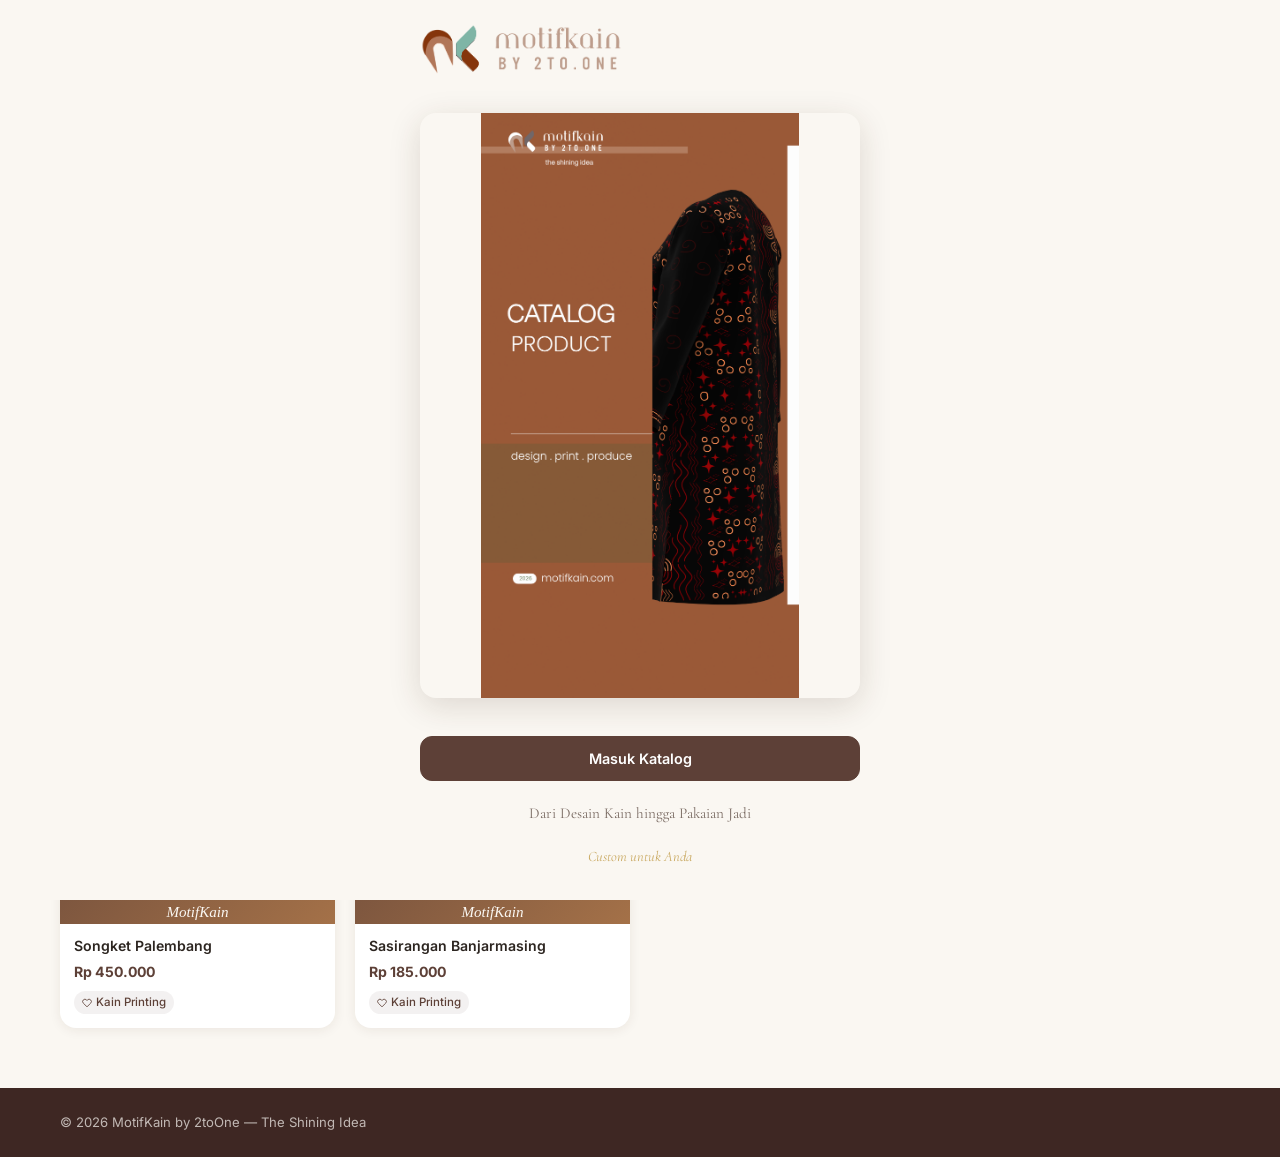
<file: index.html>
<!DOCTYPE html>
<html lang="id">
<head>
  <meta charset="UTF-8" />
  <meta name="viewport" content="width=device-width, initial-scale=1.0" />
  <meta name="theme-color" content="#5D4037" />
  <title>MotifKain — The Shining Idea</title>
  <meta name="description" content="Katalog MotifKain — Dari Desain Kain hingga Pakaian Jadi. Custom untuk Anda." />
  <link rel="icon" type="image/png" href="logo/logo_motifkain.png" />
  <link rel="preconnect" href="https://fonts.googleapis.com" />
  <link rel="preconnect" href="https://fonts.gstatic.com" crossorigin />
  <link href="https://fonts.googleapis.com/css2?family=Cormorant+Garamond:wght@400;500;600;700&family=Inter:wght@300;400;500;600;700&display=swap" rel="stylesheet" />
  <link rel="stylesheet" href="assets/css/style.css" />
  <script src="config.js" defer></script>
  <script src="assets/js/app.js" defer></script>
</head>
<body>

<!-- ==================== WELCOME SCREEN ==================== -->
<div class="welcome-screen" id="welcomeScreen">
  <div class="welcome-inner">
    <!-- Logo atas -->
    <div class="welcome-logo-wrap">
      <img src="logo/logo_motifkain.png" alt="MotifKain" class="welcome-logo" />
    </div>

    <!-- Gambar welcome (full width di mobile) -->
    <div class="welcome-img-wrap">
      <img src="assets/images/KATALOG.png" alt="MotifKain" class="welcome-img" id="welcomeImg" />
    </div>

    <!-- Tombol masuk -->
    <div class="welcome-action">
      <button class="btn btn-primary btn-lg" id="btnMasuk">
        Masuk Katalog
      </button>
    </div>

    <!-- Tagline kecil -->
    <p class="welcome-tagline">Dari Desain Kain hingga Pakaian Jadi</p>
    <p class="welcome-tagline-sub">Custom untuk Anda</p>
  </div>
</div>

<!-- ==================== HEADER ==================== -->
<header class="site-header" id="siteHeader">
  <div class="container header-inner">
    <a href="#" class="brand" aria-label="MotifKain">
      <img src="logo/logo_motifkain.png" alt="MotifKain" class="brand-logo" />
    </a>

    <div class="header-right">
      <div class="header-search">
        <svg viewBox="0 0 24 24" width="18" height="18" fill="none" stroke="currentColor" stroke-width="2" aria-hidden="true"><circle cx="11" cy="11" r="7"/><path d="M21 21l-4.3-4.3"/></svg>
        <input type="search" id="searchInput" placeholder="Cari motif…" aria-label="Cari motif" autocomplete="off" />
      </div>
      <button class="header-back-btn" id="btnBackWelcome" title="Kembali ke Welcome" aria-label="Kembali ke Welcome">
        <svg viewBox="0 0 24 24" width="20" height="20" fill="none" stroke="currentColor" stroke-width="2"><path d="M19 12H5M12 19l-7-7 7-7"/></svg>
      </button>
    </div>
  </div>
</header>

<main>

<!-- ==================== SEARCH SECTION ==================== -->
<section class="search-section" id="searchSection">
  <div class="container">
    <div class="search-bar">
      <svg viewBox="0 0 24 24" width="20" height="20" fill="none" stroke="currentColor" stroke-width="2" aria-hidden="true"><circle cx="11" cy="11" r="7"/><path d="M21 21l-4.3-4.3"/></svg>
      <input type="search" id="searchInputBig" placeholder="Cari motif, kategori…" aria-label="Cari motif" autocomplete="off" />
      <span class="search-result-count" id="resultCount" aria-live="polite"></span>
    </div>
  </div>
</section>

<!-- ==================== FILTER CHIPS ==================== -->
<section class="filter-section" id="filterSection">
  <div class="container">
    <div class="filter-scroll" id="filterBar" role="tablist" aria-label="Filter kategori">
      <button class="chip chip-active" data-filter="all" role="tab" aria-selected="true">Semua</button>
    </div>
  </div>
</section>

<!-- ==================== STATES ==================== -->
<div class="state-center" id="stateLoading" hidden>
  <div class="spinner-lg"></div>
  <p>Memuat koleksi motif…</p>
</div>

<div class="state-center" id="stateEmpty" hidden>
  <div class="state-icon">
    <svg viewBox="0 0 24 24" width="56" height="56" fill="none" stroke="currentColor" stroke-width="1.2"><circle cx="11" cy="11" r="7"/><path d="M21 21l-4.3-4.3M8 11h6"/></svg>
  </div>
  <p class="state-title">Motif Tidak Ditemukan</p>
  <p class="state-desc">Coba kata kunci atau filter lain.</p>
</div>

<div class="state-center" id="stateError" hidden>
  <div class="state-icon state-icon-error">
    <svg viewBox="0 0 24 24" width="56" height="56" fill="none" stroke="currentColor" stroke-width="1.2"><circle cx="12" cy="12" r="9"/><path d="M12 8v4M12 16h.01"/></svg>
  </div>
  <p class="state-title">Tidak Dapat Memuat Data</p>
  <p class="state-desc" id="stateErrorMsg">Periksa koneksi Anda.</p>
  <button class="btn btn-outline" id="stateRetry">Coba Lagi</button>
</div>

<!-- ==================== GRID ==================== -->
<section class="grid-section" id="gridSection">
  <div class="container">
    <div class="produk-grid" id="motifGrid"></div>
    <div class="load-more-row" id="pagination" hidden>
      <button class="btn btn-outline" id="loadMore">Muat Lebih Banyak</button>
    </div>
  </div>
</section>

</main>

<!-- ==================== FOOTER ==================== -->
<footer class="site-footer">
  <div class="container footer-inner">
    <p class="footer-copy">© <span id="yearNow">2026</span> MotifKain by 2toOne — The Shining Idea</p>
  </div>
</footer>

<!-- ==================== DETAIL MODAL ==================== -->
<div class="modal" id="modalDetail" hidden role="dialog" aria-modal="true" aria-labelledby="modalDetailTitle">
  <div class="modal-backdrop" data-close></div>
  <div class="modal-panel">
    <button class="modal-close" data-close aria-label="Tutup">×</button>
    <div class="detail-gallery" id="detailGallery"></div>
    <div class="detail-body">
      <p class="detail-crumb" id="detailCrumb"></p>
      <h2 class="detail-title" id="modalDetailTitle"></h2>
      <p class="detail-meta" id="detailMeta"></p>
      <div class="detail-price" id="detailPrice" hidden></div>
      <p class="detail-desc" id="detailDesc"></p>
      <div class="detail-warna" id="detailWarna" hidden>
        <h4>Varian Warna</h4>
        <div class="warna-list" id="warnaList"></div>
      </div>
      <div class="detail-actions" id="detailActions" hidden>
        <a href="#" class="btn btn-primary" id="btnWaDesainer" target="_blank" rel="noopener">Hubungi Desainer</a>
        <a href="#" class="btn btn-outline" id="btnWaPemasaran" target="_blank" rel="noopener">Info Pemasaran</a>
      </div>
    </div>
  </div>
</div>

<!-- ==================== LIGHTBOX ==================== -->
<div class="lightbox" id="lightbox" hidden role="dialog" aria-modal="true" aria-label="Gambar motif">
  <div class="lightbox-bg"></div>
  <button class="lightbox-close" aria-label="Tutup">×</button>
  <button class="lightbox-prev" aria-label="Sebelumnya">‹</button>
  <div class="lightbox-center">
    <img id="lightboxImg" alt="" />
    <p class="lightbox-caption" id="lightboxCaption"></p>
  </div>
  <button class="lightbox-next" aria-label="Berikutnya">›</button>
  <div class="lightbox-counter" id="lightboxCounter"></div>
</div>

<!-- ==================== TOAST ==================== -->
<div class="toast" id="toast" hidden></div>

</body>
</html>
</file>
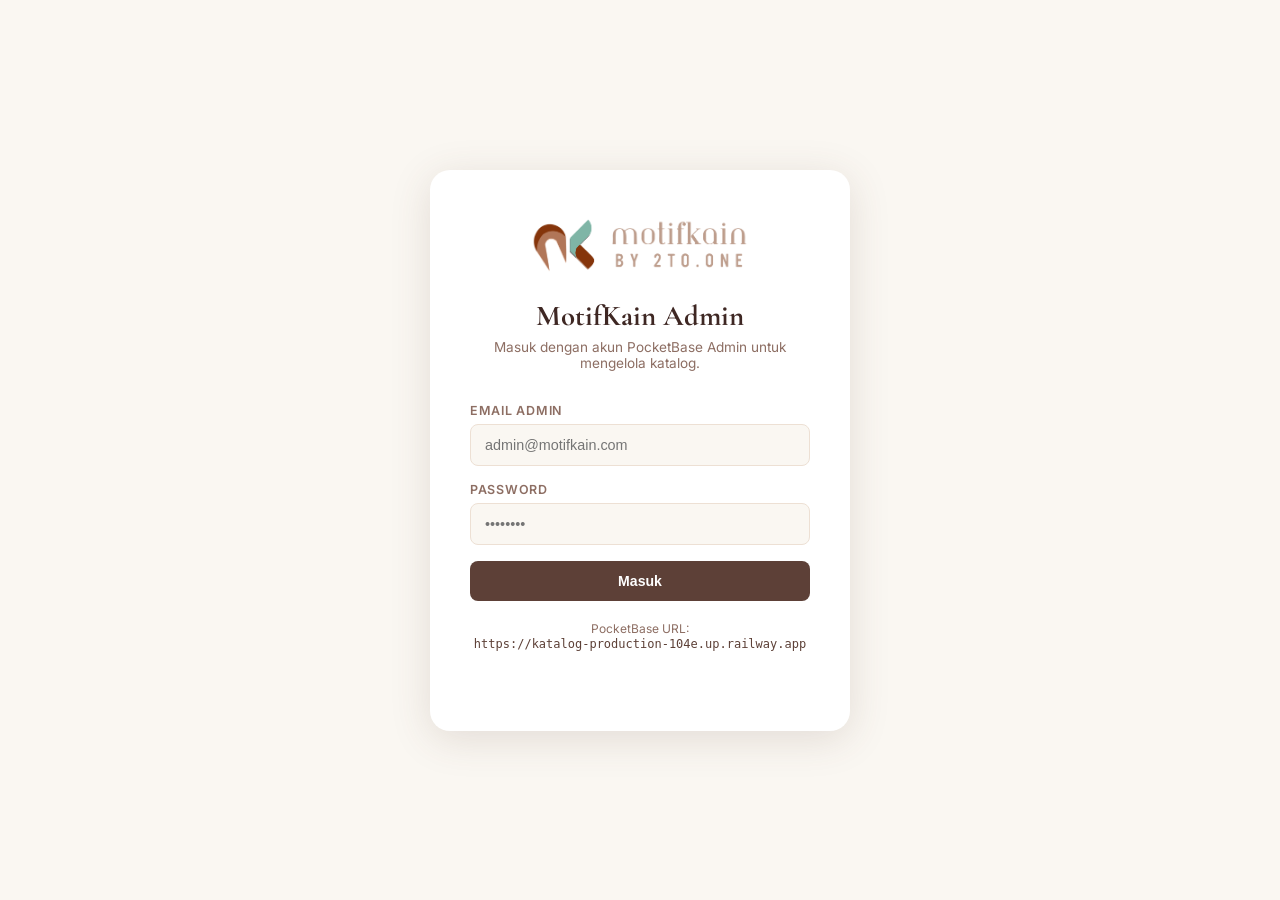
<file: admin.html>
<!DOCTYPE html>
<html lang="id">
<head>
  <meta charset="UTF-8" />
  <meta name="viewport" content="width=device-width, initial-scale=1.0" />
  <title>MotifKain — Admin Dashboard</title>
  <link rel="icon" type="image/png" href="logo/logo_motifkain.png" />
  <link href="https://fonts.googleapis.com/css2?family=Cormorant+Garamond:wght@400;500;600;700&family=Inter:wght@300;400;500;600;700&display=swap" rel="stylesheet" />
  <style>
    :root {
      --primary: #5D4037;
      --primary-dark: #4E342E;
      --primary-light: #8D6E63;
      --accent: #C9A961;
      --bg: #FAF7F2;
      --bg-card: #FFFFFF;
      --border: #EDE0D4;
      --text: #3E2723;
      --text-muted: #8D6E63;
      --danger: #C0392B;
      --danger-light: #FDEDEC;
      --success: #27AE60;
      --success-light: #E8F8F0;
    }
    *, *::before, *::after { box-sizing: border-box; margin: 0; padding: 0; }
    body {
      font-family: 'Inter', system-ui, sans-serif;
      background: var(--bg);
      color: var(--text);
      min-height: 100vh;
    }

    /* === LOGIN === */
    .login-screen {
      min-height: 100vh; display: flex; align-items: center; justify-content: center;
      padding: 20px;
    }
    .login-card {
      background: var(--bg-card); border-radius: 20px; box-shadow: 0 8px 40px rgba(93,64,55,.15);
      padding: 48px 40px; width: 100%; max-width: 420px; text-align: center;
    }
    .login-card img { height: 56px; margin-bottom: 20px; }
    .login-card h1 { font-family: 'Cormorant Garamond', serif; font-size: 1.8rem; font-weight: 700; margin-bottom: 6px; }
    .login-card p { color: var(--text-muted); font-size: .85rem; margin-bottom: 32px; }
    .form-group { margin-bottom: 16px; text-align: left; }
    .form-group label { display: block; font-size: .78rem; font-weight: 600; color: var(--primary-light); margin-bottom: 6px; text-transform: uppercase; letter-spacing: .06em; }
    .form-input {
      width: 100%; padding: 12px 14px; border: 1.5px solid var(--border); border-radius: 8px;
      font-size: .9rem; background: var(--bg); color: var(--text);
      transition: border-color .2s;
    }
    .form-input:focus { outline: none; border-color: var(--accent); }
    .btn {
      display: inline-flex; align-items: center; gap: 8px;
      padding: 12px 24px; border-radius: 8px; font-size: .88rem;
      font-weight: 600; cursor: pointer; border: none; transition: all .2s; text-decoration: none;
    }
    .btn-primary { background: var(--primary); color: #fff; width: 100%; justify-content: center; }
    .btn-primary:hover { background: var(--primary-dark); }
    .btn-primary:disabled { opacity: .5; cursor: not-allowed; }
    .btn-ghost { background: transparent; color: var(--primary); border: 1.5px solid var(--border); }
    .btn-ghost:hover { background: var(--bg); }
    .btn-danger { background: var(--danger); color: #fff; }
    .btn-danger:hover { background: #A93226; }
    .btn-sm { padding: 7px 14px; font-size: .8rem; }
    .login-error { background: var(--danger-light); color: var(--danger); padding: 10px 14px; border-radius: 8px; font-size: .82rem; margin-bottom: 16px; display: none; }

    /* === APP SHELL === */
    .app { display: none; min-height: 100vh; }
    .app.active { display: flex; }

    /* Sidebar */
    .sidebar {
      width: 260px; background: var(--primary); color: #fff;
      min-height: 100vh; position: fixed; left: 0; top: 0; bottom: 0;
      display: flex; flex-direction: column; z-index: 100;
      transition: transform .3s;
    }
    .sidebar-header {
      padding: 24px 20px 16px; border-bottom: 1px solid rgba(255,255,255,.1);
      display: flex; align-items: center; gap: 10px;
    }
    .sidebar-header img { height: 36px; }
    .sidebar-brand { font-family: 'Cormorant Garamond', serif; font-size: 1.2rem; font-weight: 700; }
    .sidebar-brand span { display: block; font-size: .65rem; font-family: 'Inter', sans-serif; font-weight: 400; color: rgba(255,255,255,.5); letter-spacing: .04em; }

    .sidebar-nav { flex: 1; padding: 16px 0; overflow-y: auto; }
    .nav-section-label { padding: 8px 20px 4px; font-size: .65rem; text-transform: uppercase; letter-spacing: .1em; color: rgba(255,255,255,.35); font-weight: 600; }
    .nav-item {
      display: flex; align-items: center; gap: 10px;
      padding: 10px 20px; font-size: .85rem; cursor: pointer;
      color: rgba(255,255,255,.75); transition: all .15s;
      border-left: 3px solid transparent;
    }
    .nav-item:hover { background: rgba(255,255,255,.08); color: #fff; }
    .nav-item.active { background: rgba(255,255,255,.12); color: #fff; border-left-color: var(--accent); }
    .nav-item svg { width: 16px; height: 16px; flex-shrink: 0; }
    .nav-badge { margin-left: auto; background: var(--accent); color: var(--primary); font-size: .65rem; font-weight: 700; padding: 2px 7px; border-radius: 99px; }

    .sidebar-footer { padding: 16px 20px; border-top: 1px solid rgba(255,255,255,.1); }
    .user-info { display: flex; align-items: center; gap: 10px; margin-bottom: 10px; }
    .user-avatar { width: 32px; height: 32px; border-radius: 50%; background: var(--accent); display: flex; align-items: center; justify-content: center; font-size: .7rem; font-weight: 700; color: var(--primary); }
    .user-name { font-size: .82rem; font-weight: 600; }
    .user-email { font-size: .72rem; color: rgba(255,255,255,.5); }
    .btn-logout { background: rgba(255,255,255,.1); color: rgba(255,255,255,.8); border: none; padding: 8px 14px; border-radius: 6px; font-size: .78rem; cursor: pointer; width: 100%; }
    .btn-logout:hover { background: rgba(255,255,255,.18); }

    /* Main content */
    .main { margin-left: 260px; flex: 1; padding: 32px; min-height: 100vh; }

    /* Page header */
    .page-header { display: flex; align-items: flex-start; justify-content: space-between; margin-bottom: 28px; gap: 16px; }
    .page-title { font-family: 'Cormorant Garamond', serif; font-size: 1.8rem; font-weight: 700; }
    .page-subtitle { color: var(--text-muted); font-size: .85rem; margin-top: 2px; }
    .page-actions { display: flex; gap: 8px; align-items: center; flex-wrap: wrap; }

    /* Breadcrumb */
    .breadcrumb { display: flex; align-items: center; gap: 6px; font-size: .8rem; color: var(--text-muted); margin-bottom: 20px; }
    .breadcrumb a { color: var(--primary); text-decoration: none; }
    .breadcrumb a:hover { text-decoration: underline; }
    .breadcrumb span { color: var(--text-muted); }

    /* Cards / Panels */
    .panel { background: var(--bg-card); border-radius: 16px; border: 1px solid var(--border); overflow: hidden; }
    .panel-header { padding: 18px 24px; border-bottom: 1px solid var(--border); display: flex; align-items: center; justify-content: space-between; gap: 12px; }
    .panel-title { font-weight: 700; font-size: .95rem; }
    .panel-body { padding: 24px; }

    /* Tables */
    .table-wrap { overflow-x: auto; }
    table { width: 100%; border-collapse: collapse; font-size: .85rem; }
    th { text-align: left; padding: 10px 14px; font-size: .72rem; text-transform: uppercase; letter-spacing: .07em; color: var(--text-muted); border-bottom: 2px solid var(--border); }
    td { padding: 12px 14px; border-bottom: 1px solid var(--border); vertical-align: middle; }
    tr:last-child td { border-bottom: none; }
    tr:hover td { background: var(--bg); }
    .td-id { font-family: monospace; font-size: .72rem; color: var(--text-muted); max-width: 120px; overflow: hidden; text-overflow: ellipsis; white-space: nowrap; }
    .td-actions { white-space: nowrap; display: flex; gap: 6px; }

    /* Status chips */
    .chip { display: inline-flex; align-items: center; padding: 3px 10px; border-radius: 99px; font-size: .72rem; font-weight: 600; }
    .chip-primary { background: #EDE0D4; color: var(--primary); }
    .chip-accent { background: #FEF9E7; color: #9A7B2F; }

    /* Empty state */
    .empty-state { text-align: center; padding: 60px 20px; color: var(--text-muted); }
    .empty-state svg { width: 48px; height: 48px; margin-bottom: 16px; opacity: .4; }
    .empty-state h3 { font-size: 1rem; margin-bottom: 6px; }
    .empty-state p { font-size: .82rem; }

    /* === FORM: Add/Edit Modal === */
    .modal-overlay {
      position: fixed; inset: 0; background: rgba(0,0,0,.45); z-index: 200;
      display: none; align-items: center; justify-content: center; padding: 20px;
    }
    .modal-overlay.open { display: flex; }
    .modal {
      background: var(--bg-card); border-radius: 16px; width: 100%; max-width: 560px;
      max-height: 90vh; overflow-y: auto; box-shadow: 0 20px 60px rgba(0,0,0,.2);
    }
    .modal-header { padding: 20px 24px; border-bottom: 1px solid var(--border); display: flex; align-items: center; justify-content: space-between; }
    .modal-title { font-weight: 700; font-size: 1rem; }
    .modal-close { background: none; border: none; font-size: 1.5rem; cursor: pointer; color: var(--text-muted); line-height: 1; padding: 4px; }
    .modal-close:hover { color: var(--text); }
    .modal-body { padding: 24px; }
    .modal-footer { padding: 16px 24px; border-top: 1px solid var(--border); display: flex; gap: 8px; justify-content: flex-end; }
    .form-modal-group { margin-bottom: 16px; }
    .form-modal-group label { display: block; font-size: .78rem; font-weight: 600; color: var(--primary-light); margin-bottom: 6px; text-transform: uppercase; letter-spacing: .06em; }
    .form-modal-group label span { font-weight: 400; color: var(--text-muted); text-transform: none; letter-spacing: 0; }
    .form-modal-input, .form-modal-select, .form-modal-textarea {
      width: 100%; padding: 10px 12px; border: 1.5px solid var(--border); border-radius: 8px;
      font-size: .88rem; background: var(--bg); color: var(--text); transition: border-color .2s;
    }
    .form-modal-input:focus, .form-modal-select:focus, .form-modal-textarea:focus { outline: none; border-color: var(--accent); }
    .form-modal-textarea { resize: vertical; min-height: 80px; }
    .form-modal-hint { font-size: .72rem; color: var(--text-muted); margin-top: 4px; }
    .form-row { display: grid; grid-template-columns: 1fr 1fr; gap: 12px; }
    .file-drop {
      border: 2px dashed var(--border); border-radius: 8px; padding: 24px; text-align: center;
      cursor: pointer; transition: all .2s; background: var(--bg);
    }
    .file-drop:hover { border-color: var(--accent); background: #FFFDF5; }
    .file-drop.dragover { border-color: var(--accent); background: #FFFDF5; }
    .file-drop input[type="file"] { display: none; }
    .file-drop p { font-size: .82rem; color: var(--text-muted); }
    .file-drop .filename { font-weight: 600; color: var(--primary); margin-top: 6px; word-break: break-all; }
    .img-preview { max-width: 100%; max-height: 160px; border-radius: 8px; margin-top: 10px; }

    /* Toast */
    .toast-container { position: fixed; bottom: 24px; right: 24px; z-index: 9999; display: flex; flex-direction: column; gap: 8px; }
    .toast {
      padding: 12px 18px; border-radius: 10px; font-size: .85rem; font-weight: 500;
      box-shadow: 0 4px 20px rgba(0,0,0,.15); animation: slideIn .3s ease;
      display: flex; align-items: center; gap: 8px; max-width: 320px;
    }
    .toast.success { background: var(--success); color: #fff; }
    .toast.error { background: var(--danger); color: #fff; }
    @keyframes slideIn { from { transform: translateX(100%); opacity: 0; } to { transform: translateX(0); opacity: 1; } }

    /* Loader */
    .loading-row td { opacity: .5; }
    .spinner { display: inline-block; width: 16px; height: 16px; border: 2px solid var(--border); border-top-color: var(--accent); border-radius: 50%; animation: spin .6s linear infinite; }
    @keyframes spin { to { transform: rotate(360deg); } }

    /* Tab bar */
    .tab-bar { display: flex; gap: 2px; background: var(--bg); border-radius: 10px; padding: 4px; margin-bottom: 20px; }
    .tab-btn { flex: 1; padding: 8px 16px; border: none; background: none; border-radius: 8px; font-size: .82rem; font-weight: 600; cursor: pointer; color: var(--text-muted); transition: all .15s; }
    .tab-btn.active { background: var(--bg-card); color: var(--primary); box-shadow: 0 1px 4px rgba(0,0,0,.1); }

    /* Select dropdown with hierarchy */
    .hier-selects { display: grid; gap: 12px; }
    .hier-selects.row-3 { grid-template-columns: repeat(3, 1fr); }
    .hier-selects.row-4 { grid-template-columns: repeat(4, 1fr); }

    /* Stats bar */
    .stats-bar { display: grid; grid-template-columns: repeat(auto-fill, minmax(140px, 1fr)); gap: 12px; margin-bottom: 24px; }
    .stat-card { background: var(--bg-card); border: 1px solid var(--border); border-radius: 12px; padding: 16px; }
    .stat-card .num { font-family: 'Cormorant Garamond', serif; font-size: 1.8rem; font-weight: 700; color: var(--primary); }
    .stat-card .label { font-size: .72rem; color: var(--text-muted); text-transform: uppercase; letter-spacing: .07em; margin-top: 2px; }

    /* Responsive */
    @media (max-width: 768px) {
      .sidebar { transform: translateX(-100%); }
      .sidebar.open { transform: translateX(0); }
      .main { margin-left: 0; padding: 20px; }
      .form-row { grid-template-columns: 1fr; }
      .hier-selects.row-3, .hier-selects.row-4 { grid-template-columns: 1fr 1fr; }
    }

    /* Hierarchy builder */
    .hier-builder { background: var(--bg); border-radius: 12px; padding: 20px; margin-bottom: 24px; }
    .hier-builder-title { font-size: .78rem; font-weight: 600; color: var(--primary-light); text-transform: uppercase; letter-spacing: .07em; margin-bottom: 16px; }
    .hier-levels { display: flex; flex-direction: column; gap: 12px; }
    .hier-row { display: flex; align-items: center; gap: 10px; }
    .hier-row .arrow { color: var(--text-muted); font-size: .8rem; }
    .hier-select { flex: 1; padding: 10px 12px; border: 1.5px solid var(--border); border-radius: 8px; font-size: .88rem; background: var(--bg-card); color: var(--text); min-width: 0; }
    .hier-select:focus { outline: none; border-color: var(--accent); }
    .btn-add-hier { padding: 8px 14px; font-size: .8rem; white-space: nowrap; }
    .hier-preview { margin-top: 16px; padding: 14px; background: var(--bg-card); border-radius: 10px; border: 1px solid var(--border); }
    .hier-preview-label { font-size: .72rem; color: var(--text-muted); margin-bottom: 8px; text-transform: uppercase; letter-spacing: .07em; }
    .hier-path { font-size: .82rem; font-weight: 600; color: var(--primary); }

    /* Mobile nav toggle */
    .mobile-nav-toggle { display: none; position: fixed; top: 16px; left: 16px; z-index: 150; background: var(--primary); color: #fff; border: none; border-radius: 8px; padding: 10px; cursor: pointer; }
    @media (max-width: 768px) { .mobile-nav-toggle { display: block; } }

    .delete-form { display: inline; }
  </style>
</head>
<body>

<!-- ===== LOGIN SCREEN ===== -->
<div class="login-screen" id="loginScreen">
  <div class="login-card">
    <img src="logo/logo_motifkain.png" alt="MotifKain" onerror="this.style.display='none'" />
    <h1>MotifKain Admin</h1>
    <p>Masuk dengan akun PocketBase Admin untuk mengelola katalog.</p>
    <div class="login-error" id="loginError"></div>
    <form id="loginForm" onsubmit="return handleLogin(event)">
      <div class="form-group">
        <label>Email Admin</label>
        <input type="email" class="form-input" id="loginEmail" placeholder="admin@motifkain.com" required />
      </div>
      <div class="form-group">
        <label>Password</label>
        <input type="password" class="form-input" id="loginPassword" placeholder="••••••••" required />
      </div>
      <button type="submit" class="btn btn-primary" id="loginBtn">Masuk</button>
    </form>
    <p style="margin-top:20px; font-size:.75rem; color:var(--text-muted);">
      PocketBase URL:<br />
      <code style="font-size:.75rem; color:var(--primary);" id="pbUrlDisplay">https://katalog-production-104e.up.railway.app</code>
    </p>
  </div>
</div>

<!-- ===== APP SHELL ===== -->
<div class="app" id="app">
  <button class="mobile-nav-toggle" onclick="document.getElementById('sidebar').classList.toggle('open')">
    <svg viewBox="0 0 24 24" width="20" height="20" fill="none" stroke="currentColor" stroke-width="2"><path d="M3 12h18M3 6h18M3 18h18"/></svg>
  </button>

  <!-- Sidebar -->
  <aside class="sidebar" id="sidebar">
    <div class="sidebar-header">
      <img src="logo/logo_motifkain.png" alt="MotifKain" onerror="this.style.display='none'" />
      <div class="sidebar-brand">MotifKain<span>Admin Panel</span></div>
    </div>

    <nav class="sidebar-nav">
      <div class="nav-section-label">Data Katalog</div>
      <div class="nav-item active" data-page="dashboard" onclick="showPage('dashboard')">
        <svg viewBox="0 0 24 24" fill="none" stroke="currentColor" stroke-width="2"><rect x="3" y="3" width="7" height="7"/><rect x="14" y="3" width="7" height="7"/><rect x="3" y="14" width="7" height="7"/><rect x="14" y="14" width="7" height="7"/></svg>
        Dashboard
      </div>
      <div class="nav-item" data-page="layanan" onclick="showPage('layanan')">
        <svg viewBox="0 0 24 24" fill="none" stroke="currentColor" stroke-width="2"><path d="M3 9l9-7 9 7v11a2 2 0 01-2 2H5a2 2 0 01-2-2z"/></svg>
        Layanan
        <span class="nav-badge" id="badge-layanan">0</span>
      </div>
      <div class="nav-item" data-page="kategori" onclick="showPage('kategori')">
        <svg viewBox="0 0 24 24" fill="none" stroke="currentColor" stroke-width="2"><path d="M22 19a2 2 0 01-2 2H4a2 2 0 01-2-2V5a2 2 0 012-2h5l2 3h9a2 2 0 012 2z"/></svg>
        Kategori
        <span class="nav-badge" id="badge-kategori">0</span>
      </div>
      <div class="nav-item" data-page="subkategori" onclick="showPage('subkategori')">
        <svg viewBox="0 0 24 24" fill="none" stroke="currentColor" stroke-width="2"><path d="M22 19a2 2 0 01-2 2H4a2 2 0 01-2-2V5a2 2 0 012-2h5l2 3h9a2 2 0 012 2z"/></svg>
        Subkategori
        <span class="nav-badge" id="badge-subkategori">0</span>
      </div>
      <div class="nav-item" data-page="produk" onclick="showPage('produk')">
        <svg viewBox="0 0 24 24" fill="none" stroke="currentColor" stroke-width="2"><circle cx="11" cy="11" r="8"/><path d="M21 21l-4.35-4.35"/></svg>
        Produk
        <span class="nav-badge" id="badge-produk">0</span>
      </div>
      <div class="nav-item" data-page="warna" onclick="showPage('warna')">
        <svg viewBox="0 0 24 24" fill="none" stroke="currentColor" stroke-width="2"><circle cx="13.5" cy="6.5" r="2.5"/><circle cx="17.5" cy="10.5" r="2.5"/><circle cx="8.5" cy="7.5" r="2.5"/><circle cx="6.5" cy="12.5" r="2.5"/><path d="M12 20a8 8 0 100-16 8 8 0 000 16z"/></svg>
        Warna
        <span class="nav-badge" id="badge-warna">0</span>
      </div>
      <div class="nav-item" data-page="gambar" onclick="showPage('gambar')">
        <svg viewBox="0 0 24 24" fill="none" stroke="currentColor" stroke-width="2"><rect x="3" y="3" width="18" height="18" rx="2"/><circle cx="8.5" cy="8.5" r="1.5"/><path d="M21 15l-5-5L5 21"/></svg>
        Gambar
        <span class="nav-badge" id="badge-gambar">0</span>
      </div>

      <div class="nav-section-label" style="margin-top:8px;">Pendukung</div>
      <div class="nav-item" data-page="portofolio" onclick="showPage('portofolio')">
        <svg viewBox="0 0 24 24" fill="none" stroke="currentColor" stroke-width="2"><path d="M14 2H6a2 2 0 00-2 2v16a2 2 0 002 2h12a2 2 0 002-2V8z"/><polyline points="14 2 14 8 20 8"/></svg>
        Portofolio
        <span class="nav-badge" id="badge-portofolio">0</span>
      </div>
      <div class="nav-item" data-page="kontak" onclick="showPage('kontak')">
        <svg viewBox="0 0 24 24" fill="none" stroke="currentColor" stroke-width="2"><path d="M17 21v-2a4 4 0 00-4-4H5a4 4 0 00-4 4v2"/><circle cx="9" cy="7" r="4"/><path d="M23 21v-2a4 4 0 00-3-3.87M16 3.13a4 4 0 010 7.75"/></svg>
        Kontak
        <span class="nav-badge" id="badge-kontak">0</span>
      </div>

      <div class="nav-section-label" style="margin-top:8px;">Sistem</div>
      <div class="nav-item" data-page="data-entry" onclick="showPage('data-entry')">
        <svg viewBox="0 0 24 24" fill="none" stroke="currentColor" stroke-width="2"><path d="M11 4H4a2 2 0 00-2 2v14a2 2 0 002 2h14a2 2 0 002-2v-7"/><path d="M18.5 2.5a2.121 2.121 0 013 3L12 15l-4 1 1-4 9.5-9.5z"/></svg>
        Input Data Bertahap
      </div>
    </nav>

    <div class="sidebar-footer">
      <div class="user-info">
        <div class="user-avatar" id="userAvatar">A</div>
        <div>
          <div class="user-name" id="userName">Admin</div>
          <div class="user-email" id="userEmail">admin@motifkain.com</div>
        </div>
      </div>
      <button class="btn-logout" onclick="handleLogout()">Logout</button>
    </div>
  </aside>

  <!-- Main Content -->
  <main class="main" id="mainContent">
    <!-- Pages rendered dynamically -->
  </main>
</div>

<!-- Add/Edit Modal -->
<div class="modal-overlay" id="modalOverlay" onclick="if(event.target===this)closeModal()">
  <div class="modal" id="modalPanel">
    <div class="modal-header">
      <div class="modal-title" id="modalTitle">Tambah Data</div>
      <button class="modal-close" onclick="closeModal()">&times;</button>
    </div>
    <div class="modal-body" id="modalBody">
      <!-- Dynamic form -->
    </div>
    <div class="modal-footer">
      <button class="btn btn-ghost" onclick="closeModal()">Batal</button>
      <button class="btn btn-primary" id="modalSaveBtn" onclick="saveCurrentRecord()">Simpan</button>
    </div>
  </div>
</div>

<!-- Toast container -->
<div class="toast-container" id="toastContainer"></div>

<script>
/* =====================================================================
   MotifKain Admin — Dashboard & Data Management
   Connects to PocketBase, handles all 8 collections with CRUD.
   ===================================================================== */

(function () {
  'use strict';

  /* ---------- Config ---------- */
  var CFG = window.MOTIFKAIN_CONFIG || {};
  var pbUrl = (CFG.pocketbaseUrl || 'https://katalog-production-104e.up.railway.app').replace(/\/+$/, '');
  var collections = CFG.collections || { layanan:'layanan',kategori:'kategori',subkategori:'subkategori',produk:'produk',warna:'warna',gambar:'gambar',portofolio:'portofolio',kontak:'kontak' };

  /* ---------- State ---------- */
  var state = {
    token: '',
    admin: null,
    activePage: 'dashboard',
    data: {},         // keyed by collection name
    editingId: null,  // id of record being edited (null = add mode)
    editingCollection: null,
    fileMap: {}       // keyed by file input name → File
  };

  /* ---------- Auth ---------- */
  function init() {
    var savedToken = localStorage.getItem('mk_admin_token') || '';
    var savedAdmin = localStorage.getItem('mk_admin_data') || '';
    if (savedToken && savedAdmin) {
      state.token = savedToken;
      try { state.admin = JSON.parse(savedAdmin); } catch(e) {}
      if (state.token) showApp();
    }
    // update URL display
    var el = document.getElementById('pbUrlDisplay');
    if (el) el.textContent = pbUrl;
  }

  window.handleLogin = function (e) {
    e.preventDefault();
    var btn = document.getElementById('loginBtn');
    var errEl = document.getElementById('loginError');
    errEl.style.display = 'none';
    btn.disabled = true;
    btn.textContent = 'Memasuki...';

    var email = document.getElementById('loginEmail').value.trim();
    var password = document.getElementById('loginPassword').value;

    http('POST', '/api/admins/auth-with-password', { identity: email, password: password })
      .then(function (r) {
        btn.disabled = false;
        btn.textContent = 'Masuk';
        if (!r.ok) {
          errEl.textContent = r.body && r.body.message ? r.body.message : 'Login gagal. Periksa email & password.';
          errEl.style.display = 'block';
          return;
        }
        state.token = r.body.token;
        state.admin = r.body.admin;
        localStorage.setItem('mk_admin_token', state.token);
        localStorage.setItem('mk_admin_data', JSON.stringify(state.admin));
        showApp();
      });
    return false;
  };

  window.handleLogout = function () {
    state.token = '';
    state.admin = null;
    localStorage.removeItem('mk_admin_token');
    localStorage.removeItem('mk_admin_data');
    document.getElementById('app').classList.remove('active');
    document.getElementById('loginScreen').style.display = 'flex';
  };

  function showApp() {
    document.getElementById('loginScreen').style.display = 'none';
    document.getElementById('app').classList.add('active');
    if (state.admin) {
      var name = state.admin.email || 'Admin';
      var initials = name[0].toUpperCase();
      document.getElementById('userAvatar').textContent = initials;
      document.getElementById('userName').textContent = state.admin.email || 'Admin';
      document.getElementById('userEmail').textContent = state.admin.email || '';
    }
    showPage('dashboard');
  }

  /* ---------- HTTP helpers ---------- */
  function http(method, path, body) {
    var opts = {
      method: method,
      headers: {
        'Content-Type': 'application/json',
        'Authorization': state.token
      }
    };
    if (body !== undefined) opts.body = JSON.stringify(body);
    return fetch(pbUrl + path, opts).then(function (r) {
      return r.json().then(function (j) { return { ok: r.ok, status: r.status, body: j }; });
    });
  }

  function httpForm(method, path, fd) {
    var opts = { method: method, headers: {} };
    if (state.token) opts.headers['Authorization'] = state.token;
    opts.body = fd;
    return fetch(pbUrl + path, opts).then(function (r) {
      return r.json().then(function (j) { return { ok: r.ok, status: r.status, body: j }; });
    });
  }

  /* ---------- Toast ---------- */
  function toast(msg, type) {
    type = type || 'success';
    var c = document.getElementById('toastContainer');
    var t = document.createElement('div');
    t.className = 'toast ' + type;
    t.textContent = msg;
    c.appendChild(t);
    setTimeout(function () { t.style.opacity = '0'; t.style.transform = 'translateX(100%)'; setTimeout(function () { t.remove(); }, 300); }, 2800);
  }

  /* ---------- Load collections data ---------- */
  function loadAllCollections() {
    var names = ['layanan','kategori','subkategori','produk','warna','gambar','portofolio','kontak'];
    return Promise.all(names.map(function (name) {
      return http('GET', '/api/collections/' + encodeURIComponent(collections[name]) + '/records?perPage=500&sort=order,nama,created')
        .then(function (r) {
          if (r.ok) { state.data[name] = r.body.items || []; }
          else { state.data[name] = []; }
          updateBadge(name, state.data[name].length);
        });
    }));
  }

  function updateBadge(name, count) {
    var el = document.getElementById('badge-' + name);
    if (el) el.textContent = count;
  }

  /* ---------- Navigation ---------- */
  window.showPage = function (page) {
    state.activePage = page;
    document.querySelectorAll('.nav-item').forEach(function (el) {
      el.classList.toggle('active', el.getAttribute('data-page') === page);
    });
    document.getElementById('sidebar').classList.remove('open');

    loadAllCollections().then(function () {
      renderCurrentPage();
    });
  };

  function renderCurrentPage() {
    var main = document.getElementById('mainContent');
    switch (state.activePage) {
      case 'dashboard': main.innerHTML = renderDashboard(); break;
      case 'layanan':    main.innerHTML = renderCrudPage('layanan'); break;
      case 'kategori':   main.innerHTML = renderCrudPage('kategori', [
        { field: 'layanan', label: 'Layanan', type: 'relation', collection: 'layanan', required: true }
      ]); break;
      case 'subkategori': main.innerHTML = renderCrudPage('subkategori', [
        { field: 'kategori', label: 'Kategori', type: 'relation', collection: 'kategori', required: true }
      ]); break;
      case 'produk':     main.innerHTML = renderCrudPage('produk', [
        { field: 'subkategori', label: 'Subkategori', type: 'relation', collection: 'subkategori', required: true }
      ]); break;
      case 'warna':      main.innerHTML = renderCrudPage('warna', [
        { field: 'produk', label: 'Produk', type: 'relation', collection: 'produk', required: true }
      ]); break;
      case 'gambar':     main.innerHTML = renderCrudPage('gambar', [
        { field: 'warna', label: 'Warna', type: 'relation', collection: 'warna', required: true }
      ]); break;
      case 'portofolio': main.innerHTML = renderCrudPage('portofolio'); break;
      case 'kontak':    main.innerHTML = renderCrudPage('kontak'); break;
      case 'data-entry': main.innerHTML = renderDataEntry(); bindDataEntry(); break;
      default: main.innerHTML = '<p>Halaman tidak ditemukan.</p>';
    }
  }

  /* ---------- Dashboard ---------- */
  function renderDashboard() {
    var names = ['layanan','kategori','subkategori','produk','warna','gambar','portofolio','kontak'];
    var labels = {layanan:'Layanan',kategori:'Kategori',subkategori:'Subkategori',produk:'Produk',warna:'Warna',gambar:'Gambar',portofolio:'Portofolio',kontak:'Kontak'};
    var icons = {layanan:'🏠',kategori:'📁',subkategori:'📂',produk:'🔍',warna:'🎨',gambar:'🖼',portofolio:'📋',kontak:'👤'};
    var stats = names.map(function (n) {
      return '<div class="stat-card" onclick="showPage(\'' + n + '\')" style="cursor:pointer">' +
        '<div class="num">' + state.data[n].length + '</div>' +
        '<div class="label">' + labels[n] + '</div></div>';
    }).join('');

    return '<div class="page-header"><div>' +
      '<h1 class="page-title">Dashboard</h1>' +
      '<p class="page-subtitle">Ringkasan data katalog MotifKain</p></div></div>' +

      '<div class="stats-bar">' + stats + '</div>' +

      '<div class="panel"><div class="panel-header"><span class="panel-title">Langkah Setup</span></div><div class="panel-body">' +
      '<div style="display:flex;flex-direction:column;gap:12px">' +
      '<div style="padding:14px;border-radius:10px;background:var(--bg);display:flex;align-items:center;gap:12px;">' +
      '<span style="width:28px;height:28px;border-radius:50%;background:var(--success);color:#fff;display:flex;align-items:center;justify-content:center;font-size:.7rem;flex-shrink:0;">✓</span>' +
      '<div><div style="font-weight:600;font-size:.88rem;">PocketBase Terhubung</div><div style="font-size:.78rem;color:var(--text-muted);">Railway: ' + pbUrl + '</div></div></div>' +
      '<div style="padding:14px;border-radius:10px;background:var(--bg);display:flex;align-items:center;gap:12px;">' +
      '<span style="width:28px;height:28px;border-radius:50%;background:' + (state.data.layanan.length ? 'var(--success)' : 'var(--accent)') + ';color:#fff;display:flex;align-items:center;justify-content:center;font-size:.7rem;flex-shrink:0;">' + (state.data.layanan.length ? '✓' : '!') + '</span>' +
      '<div><div style="font-weight:600;font-size:.88rem;">Koleksi ' + (state.data.layanan.length ? 'Sudah Diisi' : 'Belum Diisi') + '</div><div style="font-size:.78rem;color:var(--text-muted);">' + state.data.layanan.length + ' layanan, ' + state.data.produk.length + ' produk</div></div></div>' +
      '<div style="padding:14px;border-radius:10px;background:var(--bg);display:flex;align-items:center;gap:12px;">' +
      '<span style="width:28px;height:28px;border-radius:50%;background:var(--primary);color:#fff;display:flex;align-items:center;justify-content:center;font-size:.7rem;flex-shrink:0;">→</span>' +
      '<div><div style="font-weight:600;font-size:.88rem;">Mulai Input Data</div><div style="font-size:.78rem;color:var(--text-muted);">Gunakan "Input Data Bertahap" di sidebar kiri untuk memasukkan data secara berurutan.</div></div></div>' +
      '</div></div></div>';
  }

  /* ---------- CRUD Pages ---------- */
  function renderCrudPage(collectionName, extraFields) {
    var col = collections[collectionName] || collectionName;
    var items = state.data[collectionName] || [];
    var label = {layanan:'Layanan',kategori:'Kategori',subkategori:'Subkategori',produk:'Produk',warna:'Warna',gambar:'Gambar',portofolio:'Portofolio',kontak:'Kontak'}[collectionName] || collectionName;
    var colFields = getCollectionFields(collectionName);

    var tableHeaders = colFields.map(function (f) { return '<th>' + f.label + '</th>'; }).join('') + '<th>Aksi</th>';
    var tableRows = items.length === 0
      ? '<tr><td colspan="' + (colFields.length + 1) + '" class="empty-state" style="padding:40px;"><p>Belum ada data. Klik tombol "Tambah" untuk memulai.</p></td></tr>'
      : items.map(function (item) {
          var tds = colFields.map(function (f) {
            var val = formatFieldValue(item, f, collectionName);
            return '<td>' + val + '</td>';
          }).join('') + '<td class="td-actions"><button class="btn btn-ghost btn-sm" onclick="editRecord(\'' + collectionName + '\',\'' + item.id + '\')">Edit</button><form class="delete-form" onsubmit="return deleteRecord(\'' + collectionName + '\',\'' + item.id + '\', this)"><button type="submit" class="btn btn-danger btn-sm">Hapus</button></form></td>';
          return '<tr>' + tds + '</tr>';
        }).join('');

    return '<div class="page-header">' +
      '<div><h1 class="page-title">' + label + '</h1><p class="page-subtitle">Kelola data ' + label.toLowerCase() + ' — <strong>' + items.length + '</strong> record</p></div>' +
      '<div class="page-actions"><a href="index.html" target="_blank" class="btn btn-ghost btn-sm">Lihat Katalog ↗</a><button class="btn btn-primary" onclick="addRecord(\'' + collectionName + '\')">+ Tambah ' + label + '</button></div></div>' +
      '<div class="breadcrumb"><a href="#" onclick="showPage(\'dashboard\');return false">Dashboard</a><span>›</span><span>' + label + '</span></div>' +
      '<div class="panel"><div class="table-wrap"><table><thead><tr>' + tableHeaders + '</tr></thead><tbody>' + tableRows + '</tbody></table></div></div>';
  }

  function getCollectionFields(name) {
    switch (name) {
      case 'layanan': return [{field:'nama',label:'Nama',type:'text'},{field:'order',label:'Order',type:'number'}];
      case 'kategori': return [{field:'nama',label:'Nama',type:'text'},{field:'layanan',label:'Layanan',type:'relation',rel:'layanan'},{field:'order',label:'Order',type:'number'}];
      case 'subkategori': return [{field:'nama',label:'Nama',type:'text'},{field:'kategori',label:'Kategori',type:'relation',rel:'kategori'},{field:'order',label:'Order',type:'number'}];
      case 'produk': return [{field:'nama',label:'Nama',type:'text'},{field:'subkategori',label:'Subkategori',type:'relation',rel:'subkategori'},{field:'harga',label:'Harga',type:'number'},{field:'deskripsi',label:'Deskripsi',type:'text'}];
      case 'warna': return [{field:'nama',label:'Nama Warna',type:'text'},{field:'produk',label:'Produk',type:'relation',rel:'produk'}];
      case 'gambar': return [{field:'gambar',label:'File Gambar',type:'file'},{field:'deskripsi',label:'Deskripsi',type:'text'},{field:'warna',label:'Warna',type:'relation',rel:'warna'}];
      case 'portofolio': return [{field:'judul',label:'Judul',type:'text'},{field:'kategori',label:'Kategori',type:'text'},{field:'deskripsi',label:'Deskripsi',type:'text'},{field:'image',label:'Gambar Utama',type:'file'},{field:'images',label:'Galeri',type:'files'}];
      case 'kontak': return [{field:'nama',label:'Nama',type:'text'},{field:'role',label:'Role',type:'select',options:['desainer','pemasaran']},{field:'whatsapp',label:'WhatsApp',type:'text'}];
      default: return [{field:'nama',label:'Nama',type:'text'}];
    }
  }

  function formatFieldValue(item, f, collectionName) {
    var v = item[f.field];
    if (v === undefined || v === null || v === '') return '<span style="color:var(--text-muted);font-size:.78rem;">—</span>';
    switch (f.type) {
      case 'relation':
        if (Array.isArray(v)) v = v[0];
        var relatedItem = findById(state.data[f.rel] || [], v);
        return relatedItem ? escHtml(relatedItem.nama || relatedItem.judul || relatedItem.whatsapp || v) : '<span style="color:var(--danger);font-size:.72rem;">?' + escHtml(String(v).slice(0,8)) + '</span>';
      case 'number':
        if (f.field === 'harga') return 'Rp ' + Number(v).toLocaleString('id-ID');
        return String(v);
      case 'file': return v ? '<span style="color:var(--success);font-size:.78rem;">✓ ' + escHtml(String(v).split('/').pop()) + '</span>' : '—';
      case 'files': return Array.isArray(v) && v.length ? '<span style="color:var(--success);font-size:.78rem;">' + v.length + ' file</span>' : '—';
      case 'select': return '<span class="chip chip-primary">' + escHtml(v) + '</span>';
      default: return '<span title="' + escAttr(String(v)) + '">' + escHtml(String(v).slice(0, 60)) + '</span>';
    }
  }

  /* ---------- Add / Edit ---------- */
  window.addRecord = function (collectionName) {
    state.editingId = null;
    state.editingCollection = collectionName;
    state.fileMap = {};
    var label = {layanan:'Layanan',kategori:'Kategori',subkategori:'Subkategori',produk:'Produk',warna:'Warna',gambar:'Gambar',portofolio:'Portofolio',kontak:'Kontak'}[collectionName] || collectionName;
    document.getElementById('modalTitle').textContent = 'Tambah ' + label;
    document.getElementById('modalBody').innerHTML = buildForm(collectionName, null);
    bindFileInputs();
    document.getElementById('modalOverlay').classList.add('open');
  };

  window.editRecord = function (collectionName, id) {
    var item = findById(state.data[collectionName], id);
    if (!item) return;
    state.editingId = id;
    state.editingCollection = collectionName;
    state.fileMap = {};
    var label = {layanan:'Layanan',kategori:'Kategori',subkategori:'Subkategori',produk:'Produk',warna:'Warna',gambar:'Gambar',portofolio:'Portofolio',kontak:'Kontak'}[collectionName] || collectionName;
    document.getElementById('modalTitle').textContent = 'Edit ' + label;
    document.getElementById('modalBody').innerHTML = buildForm(collectionName, item);
    bindFileInputs();
    document.getElementById('modalOverlay').classList.add('open');
  };

  window.closeModal = function () {
    document.getElementById('modalOverlay').classList.remove('open');
    state.editingId = null;
    state.editingCollection = null;
    state.fileMap = {};
  };

  function buildForm(collectionName, item) {
    var fields = getCollectionFields(collectionName);
    var rows = fields.map(function (f) {
      var val = item && item[f.field] !== undefined ? item[f.field] : '';
      var required = f.required ? 'required' : '';
      var hint = f.hint || '';
      switch (f.type) {
        case 'relation': {
          var related = state.data[f.rel] || [];
          var opts = '<option value="">— Pilih —</option>' + related.map(function (r) {
            var sel = (val === r.id || (Array.isArray(val) && val.indexOf(r.id) !== -1)) ? 'selected' : '';
            return '<option value="' + escAttr(r.id) + '" ' + sel + '>' + escHtml(r.nama || r.judul || r.whatsapp || r.id) + '</option>';
          }).join('');
          return '<div class="form-modal-group"><label>' + f.label + ' <span>(wajib)</span></label><select class="form-modal-select" name="' + f.field + '" ' + required + '>' + opts + '</select>' + (hint ? '<div class="form-modal-hint">' + hint + '</div>' : '') + '</div>';
        }
        case 'text':
          return '<div class="form-modal-group"><label>' + f.label + ' ' + (f.required ? '<span>(wajib)</span>' : '') + '</label><input type="text" class="form-modal-input" name="' + f.field + '" value="' + escAttr(String(val || '')) + '" ' + required + ' placeholder="' + escAttr(f.label) + '">' + (hint ? '<div class="form-modal-hint">' + hint + '</div>' : '') + '</div>';
        case 'number':
          return '<div class="form-modal-group"><label>' + f.label + '</label><input type="number" class="form-modal-input" name="' + f.field + '" value="' + escAttr(String(val || '')) + '" placeholder="0">' + (hint ? '<div class="form-modal-hint">' + hint + '</div>' : '') + '</div>';
        case 'select':
          var opts2 = f.options.map(function (o) {
            var sel = val === o ? 'selected' : '';
            return '<option value="' + escAttr(o) + '" ' + sel + '>' + escHtml(o) + '</option>';
          }).join('');
          return '<div class="form-modal-group"><label>' + f.label + ' <span>(wajib)</span></label><select class="form-modal-select" name="' + f.field + '" required>' + opts2 + '</select></div>';
        case 'file':
          var preview = val ? buildFilePreview(val, f.field, collectionName, item && item.id) : '';
          return '<div class="form-modal-group"><label>' + f.label + ' ' + (f.required ? '<span>(wajib)</span>' : '<span>(kosongkan jika tidak berubah)</span>') + '</label>' +
            '<div class="file-drop" id="drop-' + f.field + '"><input type="file" name="' + f.field + '" id="file-' + f.field + '" accept="image/*" onchange="handleFileSelect(\'' + f.field + '\', this)" />' +
            '<p>Klik atau drag & drop gambar di sini</p><div class="filename" id="fname-' + f.field + '"></div></div>' + preview + '</div>';
        case 'files':
          var previews = Array.isArray(val) && val.length ? val.map(function (fv, i) {
            return buildFilePreview(fv, f.field + '_' + i, collectionName, item && item.id);
          }).join('') : '';
          return '<div class="form-modal-group"><label>' + f.label + '</label><div class="file-drop" id="drop-' + f.field + '"><input type="file" name="' + f.field + '" id="file-' + f.field + '" accept="image/*" multiple onchange="handleFileSelect(\'' + f.field + '\', this)" />' +
            '<p>Klik atau drag & drop beberapa gambar</p></div>' + previews + '</div>';
        default:
          return '<div class="form-modal-group"><label>' + f.label + '</label><input type="text" class="form-modal-input" name="' + f.field + '" value="' + escAttr(String(val || '')) + '"></div>';
      }
    });

    // Group by 2 for text fields
    var grouped = [];
    var i = 0;
    while (i < rows.length) {
      var f = fields[i];
      if (f.type !== 'relation' && f.type !== 'file' && f.type !== 'files' && fields[i+1] && fields[i+1].type !== 'relation' && fields[i+1].type !== 'file' && fields[i+1].type !== 'files') {
        grouped.push('<div class="form-row">' + rows[i] + rows[i+1] + '</div>');
        i += 2;
      } else {
        grouped.push(rows[i]);
        i++;
      }
    }

    return grouped.join('') + '<input type="hidden" name="_collection" value="' + escAttr(collectionName) + '">';
  }

  function buildFilePreview(filename, fieldName, collectionName, recordId) {
    if (!filename || !recordId) return '';
    var url = pbUrl + '/api/files/' + encodeURIComponent(collections[collectionName] || collectionName) + '/' + encodeURIComponent(recordId) + '/' + encodeURIComponent(filename);
    return '<img src="' + escAttr(url) + '" alt="Preview" class="img-preview" />';
  }

  /* ---------- File handling ---------- */
  function bindFileInputs() {
    document.querySelectorAll('.file-drop').forEach(function (drop) {
      drop.addEventListener('click', function (e) {
        if (e.target.tagName === 'INPUT') return;
        var input = drop.querySelector('input[type="file"]');
        if (input) input.click();
      });
      drop.addEventListener('dragover', function (e) { e.preventDefault(); drop.classList.add('dragover'); });
      drop.addEventListener('dragleave', function () { drop.classList.remove('dragover'); });
      drop.addEventListener('drop', function (e) {
        e.preventDefault();
        drop.classList.remove('dragover');
        var input = drop.querySelector('input[type="file"]');
        if (input && e.dataTransfer.files.length) { input.files = e.dataTransfer.files; input.dispatchEvent(new Event('change')); }
      });
    });
  }

  window.handleFileSelect = function (fieldName, input) {
    var file = input.files && input.files[0];
    var fnameEl = document.getElementById('fname-' + fieldName);
    if (fnameEl) fnameEl.textContent = file ? file.name : '';
    if (file) state.fileMap[fieldName] = file;
  };

  /* ---------- Save record ---------- */
  window.saveCurrentRecord = function () {
    var collectionName = state.editingCollection;
    var col = collections[collectionName] || collectionName;
    var isEdit = !!state.editingId;

    // Gather form data
    var fd = new FormData();
    var fields = getCollectionFields(collectionName);

    fields.forEach(function (f) {
      if (f.type === 'file' || f.type === 'files') {
        var input = document.querySelector('input[name="' + f.field + '"]');
        if (input && input.files && input.files[0]) {
          if (f.type === 'files') {
            for (var i = 0; i < input.files.length; i++) fd.append(f.field, input.files[i]);
          } else {
            fd.append(f.field, input.files[0]);
          }
        }
        // Jika edit dan tidak upload file baru, skip field ini (biarkan PocketBase pertahankan)
      } else {
        var els = document.querySelectorAll('[name="' + f.field + '"]');
        if (els.length === 1) {
          fd.append(f.field, els[0].value);
        }
      }
    });

    // Build JSON payload untuk field non-file
    var payload = {};
    fields.forEach(function (f) {
      if (f.type === 'file' || f.type === 'files') return;
      var el = document.querySelector('[name="' + f.field + '"]');
      if (!el) return;
      var v = el.value;
      if (f.type === 'number') v = v === '' ? null : Number(v);
      if (v !== '') payload[f.field] = v;
    });

    // PocketBase requires Content-Type: application/json for JSON fields + separate file formdata
    // Strategy: untuk record baru, kita pakai JSON + FormData terpisah; untuk edit, kita pakai FormData
    // PocketBase v0.22 supports FormData with JSON string for non-file fields
    fd.append('data', JSON.stringify(payload));

    var path, method;
    if (isEdit) {
      path = '/api/collections/' + encodeURIComponent(col) + '/records/' + state.editingId;
      method = 'PATCH';
    } else {
      path = '/api/collections/' + encodeURIComponent(col) + '/records';
      method = 'POST';
    }

    var opts = { method: method, headers: {}, body: fd };
    if (state.token) opts.headers['Authorization'] = state.token;

    var saveBtn = document.getElementById('modalSaveBtn');
    saveBtn.disabled = true;
    saveBtn.textContent = 'Menyimpan...';

    fetch(pbUrl + path, opts).then(function (r) { return r.json().then(function (j) { return { ok: r.ok, status: r.status, body: j }; }); })
      .then(function (r) {
        saveBtn.disabled = false;
        saveBtn.textContent = 'Simpan';
        if (!r.ok) {
          toast('Gagal menyimpan: ' + (r.body && r.body.message ? r.body.message : JSON.stringify(r.body)), 'error');
          return;
        }
        toast((isEdit ? 'Berhasil diperbarui!' : 'Berhasil ditambahkan!'), 'success');
        closeModal();
        renderCurrentPage();
      })
      .catch(function (err) {
        saveBtn.disabled = false;
        saveBtn.textContent = 'Simpan';
        toast('Error: ' + err.message, 'error');
      });
  };

  /* ---------- Delete record ---------- */
  window.deleteRecord = function (collectionName, id, formEl) {
    if (!confirm('Yakin ingin menghapus record ini? Tindakan tidak bisa dibatalkan.')) return false;
    var col = collections[collectionName] || collectionName;
    http('DELETE', '/api/collections/' + encodeURIComponent(col) + '/records/' + id)
      .then(function (r) {
        if (!r.ok) { toast('Gagal menghapus: ' + (r.body && r.body.message ? r.body.message : 'Error'), 'error'); return; }
        toast('Berhasil dihapus.', 'success');
        renderCurrentPage();
      });
    return false;
  };

  /* ---------- Data Entry (Hierarchical) ---------- */
  function renderDataEntry() {
    return '<div class="page-header">' +
      '<div><h1 class="page-title">Input Data Bertahap</h1><p class="page-subtitle">Masukkan data dari atas ke bawah: Layanan → Kategori → Subkategori → Produk → Warna → Gambar</p></div>' +
      '<div class="page-actions"><a href="index.html" target="_blank" class="btn btn-ghost btn-sm">Lihat Katalog ↗</a></div></div>' +

      '<div class="hier-builder">' +
      '<div class="hier-builder-title">Pilih Hierarki</div>' +
      '<div class="hier-levels">' +

      // Row 1: Layanan
      '<div class="hier-row" id="hier-row-layanan">' +
      '<span class="arrow">①</span>' +
      '<select class="hier-select" id="sel-layanan" onchange="hierLayananChanged()"><option value="">— Pilih Layanan —</option>' +
      state.data.layanan.map(function (l) { return '<option value="' + escAttr(l.id) + '">' + escHtml(l.nama) + '</option>'; }).join('') +
      '</select>' +
      '<button class="btn btn-ghost btn-sm btn-add-hier" onclick="quickAdd(\'layanan\', document.getElementById(\'sel-layanan\'))">+ Tambah</button>' +
      '</div>' +

      // Row 2: Kategori
      '<div class="hier-row" id="hier-row-kategori" style="display:none">' +
      '<span class="arrow">②</span>' +
      '<select class="hier-select" id="sel-kategori" onchange="hierKategoriChanged()"><option value="">— Pilih Kategori —</option></select>' +
      '<button class="btn btn-ghost btn-sm btn-add-hier" onclick="quickAdd(\'kategori\', document.getElementById(\'sel-kategori\'))">+ Tambah</button>' +
      '</div>' +

      // Row 3: Subkategori
      '<div class="hier-row" id="hier-row-subkategori" style="display:none">' +
      '<span class="arrow">③</span>' +
      '<select class="hier-select" id="sel-subkategori" onchange="hierSubkategoriChanged()"><option value="">— Pilih Subkategori —</option></select>' +
      '<button class="btn btn-ghost btn-sm btn-add-hier" onclick="quickAdd(\'subkategori\', document.getElementById(\'sel-subkategori\'))">+ Tambah</button>' +
      '</div>' +

      // Row 4: Produk
      '<div class="hier-row" id="hier-row-produk" style="display:none">' +
      '<span class="arrow">④</span>' +
      '<select class="hier-select" id="sel-produk"><option value="">— Pilih Produk —</option></select>' +
      '<button class="btn btn-ghost btn-sm btn-add-hier" onclick="quickAdd(\'produk\', document.getElementById(\'sel-produk\'))">+ Tambah</button>' +
      '</div>' +

      // Row 5: Warna
      '<div class="hier-row" id="hier-row-warna" style="display:none">' +
      '<span class="arrow">⑤</span>' +
      '<select class="hier-select" id="sel-warna"><option value="">— Pilih Warna —</option></select>' +
      '<button class="btn btn-ghost btn-sm btn-add-hier" onclick="quickAdd(\'warna\', document.getElementById(\'sel-warna\'))">+ Tambah</button>' +
      '</div>' +

      // Row 6: Gambar
      '<div class="hier-row" id="hier-row-gambar" style="display:none">' +
      '<span class="arrow">⑥</span>' +
      '<select class="hier-select" id="sel-gambar"><option value="">— Pilih Gambar —</option></select>' +
      '<button class="btn btn-ghost btn-sm btn-add-hier" onclick="quickAdd(\'gambar\', document.getElementById(\'sel-gambar\'))">+ Tambah</button>' +
      '</div>' +

      '</div>' +

      '<div class="hier-preview" id="hier-preview" style="display:none">' +
      '<div class="hier-preview-label">Path Terpilih</div>' +
      '<div class="hier-path" id="hier-path"></div>' +
      '</div>' +
      '</div>' +

      // Tab: Tambah Produk (form di bawah hierarki)
      '<div id="entry-forms">' +
      '<div class="tab-bar">' +
      '<button class="tab-btn active" id="tab-addproduk" onclick="showEntryTab(\'addproduk\')">Tambah Produk</button>' +
      '<button class="tab-btn" id="tab-addwarna" onclick="showEntryTab(\'addwarna\')">Tambah Warna</button>' +
      '<button class="tab-btn" id="tab-uploadgambar" onclick="showEntryTab(\'uploadgambar\')">Upload Gambar</button>' +
      '</div>' +

      '<div id="tab-content-addproduk" class="entry-tab-content">' + renderAddProdukForm() + '</div>' +
      '<div id="tab-content-addwarna" class="entry-tab-content" style="display:none">' + renderAddWarnaForm() + '</div>' +
      '<div id="tab-content-uploadgambar" class="entry-tab-content" style="display:none">' + renderUploadGambarForm() + '</div>' +
      '</div>';
  }

  window.showEntryTab = function (tab) {
    document.querySelectorAll('.tab-btn').forEach(function (b) { b.classList.remove('active'); });
    document.querySelectorAll('.entry-tab-content').forEach(function (c) { c.style.display = 'none'; });
    document.getElementById('tab-' + tab).classList.add('active');
    document.getElementById('tab-content-' + tab).style.display = 'block';
  };

  function renderAddProdukForm() {
    return '<div class="panel"><div class="panel-header"><span class="panel-title">Tambah Produk Baru</span></div><div class="panel-body">' +
      '<p style="font-size:.82rem;color:var(--text-muted);margin-bottom:16px;">Pilih layanan, kategori, dan subkategori di atas, lalu isi form di bawah.</p>' +
      '<div class="form-modal-group"><label>Nama Produk <span>(wajib)</span></label><input type="text" class="form-modal-input" id="entry-nama" placeholder="Contoh: Motif Parang Klasik"></div>' +
      '<div class="form-row"><div class="form-modal-group"><label>Harga (Rp)</label><input type="number" class="form-modal-input" id="entry-harga" placeholder="150000"></div>' +
      '<div class="form-modal-group"><label>Order</label><input type="number" class="form-modal-input" id="entry-order" placeholder="1"></div></div>' +
      '<div class="form-modal-group"><label>Deskripsi</label><textarea class="form-modal-textarea" id="entry-deskripsi" placeholder="Ceritakan makna motif ini..."></textarea></div>' +
      '<div class="form-modal-group"><label>Subkategori Otomatis</label><input type="text" class="form-modal-input" id="entry-subkategori-display" placeholder="Pilih di atas..." readonly style="background:#EDE0D4"></div>' +
      '<button class="btn btn-primary" onclick="submitProduk()" id="btn-submit-produk">Simpan Produk</button>' +
      '</div></div>';
  }

  function renderAddWarnaForm() {
    return '<div class="panel"><div class="panel-header"><span class="panel-title">Tambah Warna Baru</span></div><div class="panel-body">' +
      '<p style="font-size:.82rem;color:var(--text-muted);margin-bottom:16px;">Tambahkan warna ke produk yang sudah dipilih di atas.</p>' +
      '<div class="form-modal-group"><label>Nama Warna <span>(wajib)</span></label><input type="text" class="form-modal-input" id="entry-warna-nama" placeholder="Contoh: Merah Maroon"></div>' +
      '<div class="form-modal-group"><label>Produk</label><input type="text" class="form-modal-input" id="entry-warna-display" placeholder="Pilih produk di atas..." readonly style="background:#EDE0D4"></div>' +
      '<button class="btn btn-primary" onclick="submitWarna()" id="btn-submit-warna">Simpan Warna</button>' +
      '</div></div>';
  }

  function renderUploadGambarForm() {
    return '<div class="panel"><div class="panel-header"><span class="panel-title">Upload Gambar</span></div><div class="panel-body">' +
      '<p style="font-size:.82rem;color:var(--text-muted);margin-bottom:16px;">Upload gambar untuk warna yang sudah dipilih. Mendukung JPG, PNG, WebP.</p>' +
      '<div class="form-modal-group"><label>Warna</label><input type="text" class="form-modal-input" id="entry-gambar-display" placeholder="Pilih warna di atas..." readonly style="background:#EDE0D4"></div>' +
      '<div class="form-modal-group"><label>Deskripsi Gambar</label><input type="text" class="form-modal-input" id="entry-gambar-desc" placeholder="Contoh: Tampak depan motif parang"></div>' +
      '<div class="form-modal-group"><label>File Gambar <span>(wajib)</span></label>' +
      '<div class="file-drop" id="drop-entry-gambar"><input type="file" id="entry-gambar-file" accept="image/*" onchange="handleFileSelect(\'entry-gambar\', this)" />' +
      '<p>Klik atau drag & drop gambar</p><div class="filename" id="fname-entry-gambar"></div></div></div>' +
      '<button class="btn btn-primary" onclick="submitGambar()" id="btn-submit-gambar">Upload Gambar</button>' +
      '</div></div>';
  }

  window.bindDataEntry = function () {
    bindFileInputs();
  };

  /* ---------- Data Entry: Hierarchy selection ---------- */
  window.hierLayananChanged = function () {
    var layId = document.getElementById('sel-layanan').value;
    var rowKat = document.getElementById('hier-row-kategori');
    var rowSub = document.getElementById('hier-row-subkategori');
    var rowPro = document.getElementById('hier-row-produk');
    var rowWar = document.getElementById('hier-row-warna');
    var rowGam = document.getElementById('hier-row-gambar');
    var preview = document.getElementById('hier-preview');

    if (!layId) {
      [rowKat,rowSub,rowPro,rowWar,rowGam].forEach(function(r){r.style.display='none'});
      preview.style.display = 'none';
      return;
    }

    var lay = findById(state.data.layanan, layId);
    rowKat.style.display = 'flex';
    rowKat.querySelector('select').innerHTML = '<option value="">— Pilih Kategori —</option>' +
      state.data.kategori.filter(function(k){ return (Array.isArray(k.layanan)?k.layanan[0]:k.layanan) === layId; })
        .map(function(k){ return '<option value="'+escAttr(k.id)+'">'+escHtml(k.nama)+'</option>'; }).join('');
    [rowSub,rowPro,rowWar,rowGam].forEach(function(r){r.style.display='none'});
    updatePreview(lay ? lay.nama : '');
  };

  window.hierKategoriChanged = function () {
    var katId = document.getElementById('sel-kategori').value;
    var rowSub = document.getElementById('hier-row-subkategori');
    var rowPro = document.getElementById('hier-row-produk');
    var rowWar = document.getElementById('hier-row-warna');
    var rowGam = document.getElementById('hier-row-gambar');
    if (!katId) { [rowSub,rowPro,rowWar,rowGam].forEach(function(r){r.style.display='none'}); updatePreview(''); return; }
    var layId = document.getElementById('sel-layanan').value;
    var kat = findById(state.data.kategori, katId);
    var lay = findById(state.data.layanan, layId);
    rowSub.style.display = 'flex';
    rowSub.querySelector('select').innerHTML = '<option value="">— Pilih Subkategori —</option>' +
      state.data.subkategori.filter(function(s){ return (Array.isArray(s.kategori)?s.kategori[0]:s.kategori) === katId; })
        .map(function(s){ return '<option value="'+escAttr(s.id)+'">'+escHtml(s.nama)+'</option>'; }).join('');
    [rowPro,rowWar,rowGam].forEach(function(r){r.style.display='none'});
    updatePreview((lay?lay.nama:'') + ' > ' + (kat?kat.nama:''));
  };

  window.hierSubkategoriChanged = function () {
    var subId = document.getElementById('sel-subkategori').value;
    var rowPro = document.getElementById('hier-row-produk');
    var rowWar = document.getElementById('hier-row-warna');
    var rowGam = document.getElementById('hier-row-gambar');
    var elSubDisplay = document.getElementById('entry-subkategori-display');
    var elWarDisplay = document.getElementById('entry-warna-display');
    var elGamDisplay = document.getElementById('entry-gambar-display');
    if (!subId) { [rowPro,rowWar,rowGam].forEach(function(r){r.style.display='none'}); updatePreview(''); return; }
    var katId = document.getElementById('sel-kategori').value;
    var layId = document.getElementById('sel-layanan').value;
    var sub = findById(state.data.subkategori, subId);
    var kat = findById(state.data.kategori, katId);
    var lay = findById(state.data.layanan, layId);
    rowPro.style.display = 'flex';
    rowPro.querySelector('select').innerHTML = '<option value="">— Pilih Produk —</option>' +
      state.data.produk.filter(function(p){ return (Array.isArray(p.subkategori)?p.subkategori[0]:p.subkategori) === subId; })
        .map(function(p){ return '<option value="'+escAttr(p.id)+'">'+escHtml(p.nama)+'</option>'; }).join('');
    [rowWar,rowGam].forEach(function(r){r.style.display='none'});
    if (elSubDisplay) elSubDisplay.value = (lay?lay.nama:'') + ' > ' + (kat?kat.nama:'') + ' > ' + (sub?sub.nama:'');
    if (elWarDisplay) elWarDisplay.value = 'Pilih produk di atas...';
    if (elGamDisplay) elGamDisplay.value = 'Pilih warna di atas...';
    updatePreview((lay?lay.nama:'') + ' > ' + (kat?kat.nama:'') + ' > ' + (sub?sub.nama:''));
  };

  function bindSubkategoriChanged() {
    // re-bind when produk changes
    var selPro = document.getElementById('sel-produk');
    if (!selPro) return;
    selPro.addEventListener('change', function () {
      var proId = selPro.value;
      var rowWar = document.getElementById('hier-row-warna');
      var rowGam = document.getElementById('hier-row-gambar');
      var elWarDisplay = document.getElementById('entry-warna-display');
      var elGamDisplay = document.getElementById('entry-gambar-display');
      if (!proId) { [rowWar,rowGam].forEach(function(r){r.style.display='none'}); return; }
      var subId = document.getElementById('sel-subkategori').value;
      var sub = findById(state.data.subkategori, subId);
      var pro = findById(state.data.produk, proId);
      rowWar.style.display = 'flex';
      rowWar.querySelector('select').innerHTML = '<option value="">— Pilih Warna —</option>' +
        state.data.warna.filter(function(w){ return (Array.isArray(w.produk)?w.produk[0]:w.produk) === proId; })
          .map(function(w){ return '<option value="'+escAttr(w.id)+'">'+escHtml(w.nama)+'</option>'; }).join('');
      rowGam.style.display = 'none';
      if (elWarDisplay) elWarDisplay.value = (sub?sub.nama:'') + ' > ' + (pro?pro.nama:'');
      if (elGamDisplay) elGamDisplay.value = 'Pilih warna di atas...';
    });

    // bind warna change
    var selWar = document.getElementById('sel-warna');
    if (selWar) {
      selWar.addEventListener('change', function () {
        var warId = selWar.value;
        var rowGam = document.getElementById('hier-row-gambar');
        var elGamDisplay = document.getElementById('entry-gambar-display');
        if (!warId) { if(rowGam) rowGam.style.display = 'none'; return; }
        var proId = document.getElementById('sel-produk').value;
        var pro = findById(state.data.produk, proId);
        var war = findById(state.data.warna, warId);
        if (rowGam) { rowGam.style.display = 'flex'; }
        rowGam.querySelector('select').innerHTML = '<option value="">— Pilih Gambar —</option>' +
          state.data.gambar.filter(function(g){ var ids = Array.isArray(g.warna)?g.warna:[g.warna]; return ids.indexOf(warId) !== -1; })
            .map(function(g){ return '<option value="'+escAttr(g.id)+'">'+(g.deskripsi||'(tanpa deskripsi)')+'</option>'; }).join('');
        if (elGamDisplay) elGamDisplay.value = (pro?pro.nama:'') + ' > ' + (war?war.nama:'');
      });
    }
  }

  window.updatePreview = function (path) {
    var preview = document.getElementById('hier-preview');
    var pathEl = document.getElementById('hier-path');
    if (!preview || !pathEl) return;
    if (!path) { preview.style.display = 'none'; return; }
    preview.style.display = 'block';
    pathEl.textContent = path;
  };

  /* Override showEntryTab to bind extra events */
  var _origShowEntryTab = window.showEntryTab;
  window.showEntryTab = function (tab) {
    _origShowEntryTab(tab);
    if (tab === 'addproduk' || tab === 'addwarna' || tab === 'uploadgambar') {
      bindFileInputs();
      bindSubkategoriChanged();
    }
  };

  /* ---------- Quick Add from hierarchy ---------- */
  window.quickAdd = function (collectionName, selectEl) {
    var parentId = null;
    var parentName = '';
    var payload = {};

    switch (collectionName) {
      case 'kategori':
        parentId = document.getElementById('sel-layanan') && document.getElementById('sel-layanan').value;
        parentName = 'Layanan';
        payload.layanan = parentId;
        break;
      case 'subkategori':
        parentId = document.getElementById('sel-kategori') && document.getElementById('sel-kategori').value;
        parentName = 'Kategori';
        payload.kategori = parentId;
        break;
      case 'produk':
        parentId = document.getElementById('sel-subkategori') && document.getElementById('sel-subkategori').value;
        parentName = 'Subkategori';
        payload.subkategori = parentId;
        break;
      case 'warna':
        parentId = document.getElementById('sel-produk') && document.getElementById('sel-produk').value;
        parentName = 'Produk';
        payload.produk = parentId;
        break;
      case 'gambar':
        parentId = document.getElementById('sel-warna') && document.getElementById('sel-warna').value;
        parentName = 'Warna';
        payload.warna = parentId;
        break;
    }

    var label = {layanan:'Layanan',kategori:'Kategori',subkategori:'Subkategori',produk:'Produk',warna:'Warna',gambar:'Gambar'}[collectionName] || collectionName;

    if (parentId) {
      // Pre-fill parent in state for this quick-add session
      window._quickAddParent = { collection: collectionName, parentId: parentId, parentName: parentName };
    }

    // Show modal with name field only
    state.editingId = null;
    state.editingCollection = collectionName;
    document.getElementById('modalTitle').textContent = 'Tambah ' + label;
    var fields = getCollectionFields(collectionName);
    var extraHtml = '';
    if (parentId) {
      var parentVal = '';
      var parentField = fields.find(function(f){ return f.field === collectionName === 'kategori' ? 'layanan' : collectionName === 'subkategori' ? 'kategori' : collectionName === 'produk' ? 'subkategori' : collectionName === 'warna' ? 'produk' : 'warna'; });
      if (parentField) {
        var related = state.data[parentField.rel] || [];
        var parentItem = findById(related, parentId);
        parentVal = parentItem ? (parentItem.nama || parentItem.judul || parentId) : parentId;
        extraHtml = '<div class="form-modal-group"><label>' + parentField.label + ' <span>(terpilih)</span></label><input type="text" class="form-modal-input" value="' + escAttr(parentVal) + '" readonly style="background:#EDE0D4"></div>';
      }
    }
    var nameField = fields.find(function(f){ return f.type === 'text' && f.field !== 'deskripsi' && f.field !== 'kategori'; });
    var orderField = fields.find(function(f){ return f.field === 'order'; });
    document.getElementById('modalBody').innerHTML =
      (nameField ? '<div class="form-modal-group"><label>' + nameField.label + ' <span>(wajib)</span></label><input type="text" class="form-modal-input" id="quick-name" placeholder="Nama ' + label + '..." required></div>' : '') +
      extraHtml +
      (orderField ? '<div class="form-modal-group"><label>Order</label><input type="number" class="form-modal-input" id="quick-order" value="1"></div>' : '') +
      '<input type="hidden" id="quick-parent-id" value="' + escAttr(parentId || '') + '">';
    document.getElementById('modalOverlay').classList.add('open');

    // Override save handler temporarily
    window._quickSaveHandler = function () {
      var nameVal = document.getElementById('quick-name') && document.getElementById('quick-name').value;
      var orderVal = document.getElementById('quick-order') && document.getElementById('quick-order').value;
      var parentIdVal = document.getElementById('quick-parent-id') && document.getElementById('quick-parent-id').value;
      if (!nameVal) { toast('Nama harus diisi!', 'error'); return; }
      var col = collections[collectionName] || collectionName;
      var data = { nama: nameVal };
      if (orderVal) data.order = Number(orderVal);
      if (parentIdVal) {
        var parentField = collectionName === 'kategori' ? 'layanan' : collectionName === 'subkategori' ? 'kategori' : collectionName === 'produk' ? 'subkategori' : collectionName === 'warna' ? 'produk' : 'warna';
        data[parentField] = parentIdVal;
      }
      document.getElementById('modalSaveBtn').disabled = true;
      document.getElementById('modalSaveBtn').textContent = 'Menyimpan...';
      http('POST', '/api/collections/' + encodeURIComponent(col) + '/records', data)
        .then(function (r) {
          document.getElementById('modalSaveBtn').disabled = false;
          document.getElementById('modalSaveBtn').textContent = 'Simpan';
          if (!r.ok) { toast('Gagal: ' + (r.body && r.body.message || JSON.stringify(r.body)), 'error'); return; }
          toast(label + ' "' + nameVal + '" ditambahkan!', 'success');
          closeModal();
          showPage('data-entry');
        });
    };
    document.getElementById('modalSaveBtn').onclick = window._quickSaveHandler;
  };

  /* Override saveCurrentRecord to restore quickSaveHandler */
  var _origSaveCurrent = window.saveCurrentRecord;

  /* ---------- Submit Produk ---------- */
  window.submitProduk = function () {
    var subId = document.getElementById('sel-subkategori') && document.getElementById('sel-subkategori').value;
    if (!subId) { toast('Pilih Subkategori terlebih dahulu di atas!', 'error'); return; }
    var nama = document.getElementById('entry-nama') && document.getElementById('entry-nama').value;
    if (!nama) { toast('Nama produk harus diisi!', 'error'); return; }
    var harga = document.getElementById('entry-harga') && document.getElementById('entry-harga').value;
    var deskripsi = document.getElementById('entry-deskripsi') && document.getElementById('entry-deskripsi').value;
    var orderVal = document.getElementById('entry-order') && document.getElementById('entry-order').value;
    var data = { nama: nama, subkategori: subId };
    if (harga) data.harga = Number(harga);
    if (deskripsi) data.deskripsi = deskripsi;
    if (orderVal) data.order = Number(orderVal);

    document.getElementById('btn-submit-produk').disabled = true;
    document.getElementById('btn-submit-produk').textContent = 'Menyimpan...';
    http('POST', '/api/collections/produk/records', data).then(function (r) {
      document.getElementById('btn-submit-produk').disabled = false;
      document.getElementById('btn-submit-produk').textContent = 'Simpan Produk';
      if (!r.ok) { toast('Gagal: ' + (r.body && r.body.message || JSON.stringify(r.body)), 'error'); return; }
      toast('Produk "' + nama + '" ditambahkan!', 'success');
      document.getElementById('entry-nama').value = '';
      document.getElementById('entry-harga').value = '';
      document.getElementById('entry-deskripsi').value = '';
      // Refresh hierarchy dropdowns
      showPage('data-entry');
      // Re-select previous values
      setTimeout(function () {
        if (document.getElementById('sel-layanan')) document.getElementById('sel-layanan').value = document.getElementById('sel-layanan').value;
      }, 50);
    });
  };

  /* ---------- Submit Warna ---------- */
  window.submitWarna = function () {
    var proId = document.getElementById('sel-produk') && document.getElementById('sel-produk').value;
    if (!proId) { toast('Pilih Produk terlebih dahulu di atas!', 'error'); return; }
    var nama = document.getElementById('entry-warna-nama') && document.getElementById('entry-warna-nama').value;
    if (!nama) { toast('Nama warna harus diisi!', 'error'); return; }
    document.getElementById('btn-submit-warna').disabled = true;
    document.getElementById('btn-submit-warna').textContent = 'Menyimpan...';
    http('POST', '/api/collections/warna/records', { nama: nama, produk: proId }).then(function (r) {
      document.getElementById('btn-submit-warna').disabled = false;
      document.getElementById('btn-submit-warna').textContent = 'Simpan Warna';
      if (!r.ok) { toast('Gagal: ' + (r.body && r.body.message || JSON.stringify(r.body)), 'error'); return; }
      toast('Warna "' + nama + '" ditambahkan!', 'success');
      document.getElementById('entry-warna-nama').value = '';
      showPage('data-entry');
    });
  };

  /* ---------- Submit Gambar ---------- */
  window.submitGambar = function () {
    var warId = document.getElementById('sel-warna') && document.getElementById('sel-warna').value;
    if (!warId) { toast('Pilih Warna terlebih dahulu di atas!', 'error'); return; }
    var fileInput = document.getElementById('entry-gambar-file');
    if (!fileInput || !fileInput.files || !fileInput.files[0]) { toast('Pilih file gambar terlebih dahulu!', 'error'); return; }
    var desc = document.getElementById('entry-gambar-desc') && document.getElementById('entry-gambar-desc').value;
    var fd = new FormData();
    fd.append('warna', warId);
    fd.append('gambar', fileInput.files[0]);
    if (desc) fd.append('deskripsi', desc);
    document.getElementById('btn-submit-gambar').disabled = true;
    document.getElementById('btn-submit-gambar').textContent = 'Mengupload...';
    httpForm('POST', '/api/collections/gambar/records', fd).then(function (r) {
      document.getElementById('btn-submit-gambar').disabled = false;
      document.getElementById('btn-submit-gambar').textContent = 'Upload Gambar';
      if (!r.ok) { toast('Gagal upload: ' + (r.body && r.body.message || JSON.stringify(r.body)), 'error'); return; }
      toast('Gambar berhasil diupload!', 'success');
      document.getElementById('entry-gambar-file').value = '';
      document.getElementById('fname-entry-gambar').textContent = '';
      document.getElementById('entry-gambar-desc').value = '';
      showPage('data-entry');
    });
  };

  /* ---------- Helpers ---------- */
  function findById(arr, id) {
    if (!arr || !id) return null;
    for (var i = 0; i < arr.length; i++) { if (arr[i] && arr[i].id === id) return arr[i]; }
    return null;
  }
  function escHtml(s) {
    return String(s == null ? '' : s).replace(/&/g,'&amp;').replace(/</g,'&lt;').replace(/>/g,'&gt;').replace(/"/g,'&quot;');
  }
  function escAttr(s) { return escHtml(s); }

  /* ---------- Boot ---------- */
  init();

})();
</script>
</body>
</html>
</file>
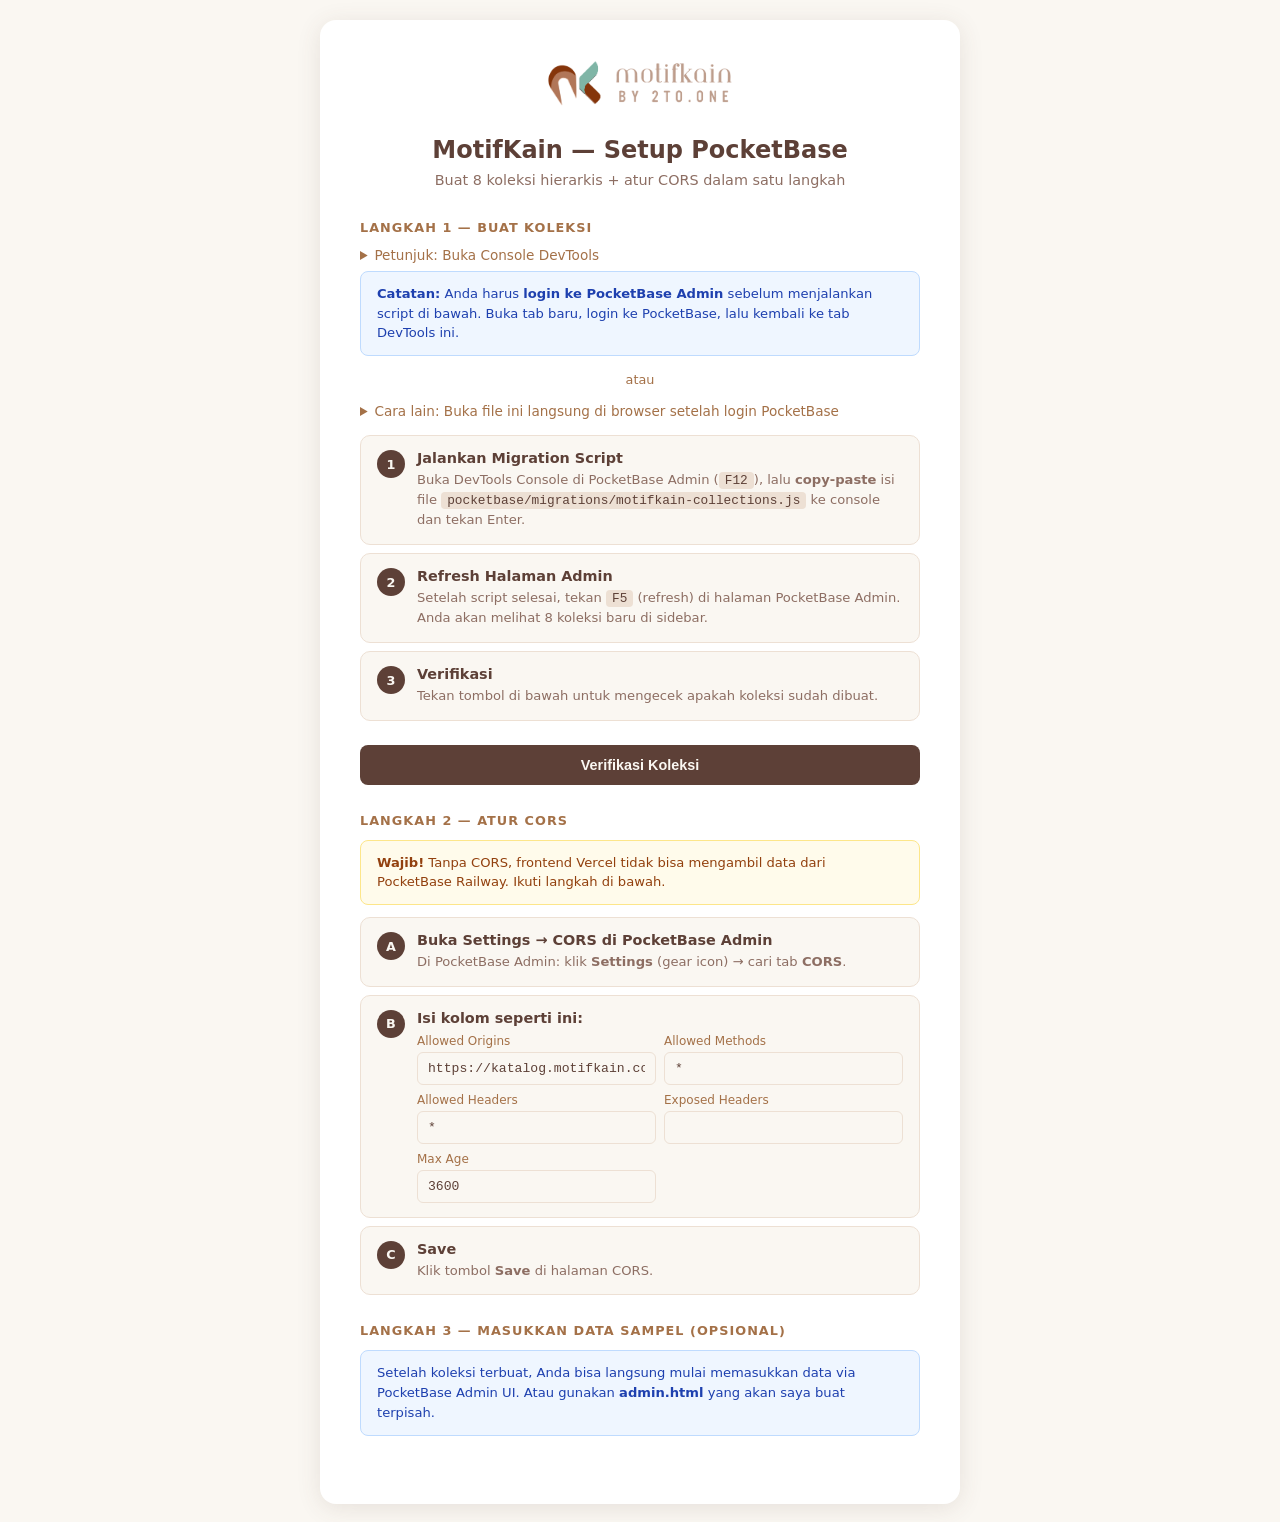
<file: setup.html>
<!DOCTYPE html>
<html lang="id">
<head>
  <meta charset="UTF-8" />
  <meta name="viewport" content="width=device-width, initial-scale=1.0" />
  <title>MotifKain — Setup PocketBase</title>
  <style>
    * { box-sizing: border-box; margin: 0; padding: 0; }
    body {
      font-family: 'Inter', system-ui, sans-serif;
      background: #FAF7F2;
      color: #5D4037;
      min-height: 100vh;
      display: flex;
      align-items: center;
      justify-content: center;
      padding: 20px;
    }
    .card {
      background: #fff;
      border-radius: 16px;
      box-shadow: 0 4px 24px rgba(93,64,55,.12);
      max-width: 640px;
      width: 100%;
      padding: 40px;
    }
    .logo { text-align: center; margin-bottom: 24px; }
    .logo img { height: 48px; }
    h1 { font-size: 1.5rem; font-weight: 700; margin-bottom: 8px; text-align: center; }
    .subtitle { text-align: center; color: #8D6E63; margin-bottom: 32px; font-size: .9rem; }

    .section { margin-bottom: 28px; }
    .section-title {
      font-size: .8rem; text-transform: uppercase; letter-spacing: .08em;
      color: #A47148; font-weight: 600; margin-bottom: 12px;
    }

    .step {
      display: flex; gap: 12px; align-items: flex-start;
      padding: 14px 16px; border-radius: 10px; margin-bottom: 8px;
      background: #FAF7F2; border: 1px solid #EDE0D4;
    }
    .step-num {
      width: 28px; height: 28px; border-radius: 50%; background: #5D4037;
      color: #FAF7F2; font-size: .8rem; font-weight: 700;
      display: flex; align-items: center; justify-content: center; flex-shrink: 0;
    }
    .step-content { flex: 1; }
    .step-title { font-weight: 600; margin-bottom: 4px; font-size: .9rem; }
    .step-desc { font-size: .82rem; color: #8D6E63; line-height: 1.5; }
    .step-desc code {
      background: #EDE0D4; padding: 1px 6px; border-radius: 4px;
      font-size: .8rem; color: #5D4037;
    }
    .step.done { border-color: #C9A961; background: #FFFDF5; }
    .step.done .step-num { background: #C9A961; }

    .btn {
      display: inline-flex; align-items: center; gap: 8px;
      padding: 12px 24px; border-radius: 8px; font-size: .9rem;
      font-weight: 600; cursor: pointer; border: none; transition: all .2s;
      width: 100%; justify-content: center;
    }
    .btn-primary { background: #5D4037; color: #FAF7F2; }
    .btn-primary:hover { background: #4E342E; }
    .btn-primary:disabled { opacity: .5; cursor: not-allowed; }
    .btn-secondary { background: #EDE0D4; color: #5D4037; }
    .btn-secondary:hover { background: #D7CCC8; }

    .log-box {
      background: #1a1a1a; color: #e8e8e8; border-radius: 8px;
      padding: 16px; font-family: 'Courier New', monospace; font-size: .78rem;
      line-height: 1.8; max-height: 240px; overflow-y: auto;
      margin-bottom: 16px;
    }
    .log-box .ok   { color: #4ade80; }
    .log-box .fail { color: #f87171; }
    .log-box .info { color: #60a5fa; }

    .success-box {
      background: #F0FDF4; border: 1px solid #86EFAC; border-radius: 10px;
      padding: 20px; text-align: center; color: #166534;
    }
    .success-box h2 { font-size: 1.1rem; margin-bottom: 8px; }
    .success-box p { font-size: .85rem; opacity: .8; }

    .cors-grid { display: grid; grid-template-columns: 1fr 1fr; gap: 8px; margin-top: 8px; }
    .cors-input {
      background: #FAF7F2; border: 1px solid #EDE0D4; border-radius: 6px;
      padding: 8px 10px; font-size: .82rem; color: #5D4037; width: 100%;
      font-family: 'Courier New', monospace;
    }
    .cors-input:focus { outline: none; border-color: #C9A961; }

    .alert {
      padding: 12px 16px; border-radius: 8px; font-size: .82rem;
      margin-bottom: 12px; line-height: 1.5;
    }
    .alert-warn { background: #FFFBEB; border: 1px solid #FDE68A; color: #92400E; }
    .alert-info { background: #EFF6FF; border: 1px solid #BFDBFE; color: #1E40AF; }

    .or { text-align: center; color: #A47148; font-size: .8rem; margin: 16px 0; }

    details { margin-bottom: 8px; }
    summary { cursor: pointer; font-size: .85rem; color: #A47148; font-weight: 500; user-select: none; }
    details[open] summary { margin-bottom: 8px; }
  </style>
</head>
<body>
<div class="card">
  <div class="logo">
    <img src="logo/logo_motifkain.png" alt="MotifKain" onerror="this.style.display='none'" />
  </div>
  <h1>MotifKain — Setup PocketBase</h1>
  <p class="subtitle">Buat 8 koleksi hierarkis + atur CORS dalam satu langkah</p>

  <!-- STEP 1 -->
  <div class="section">
    <div class="section-title">Langkah 1 — Buat Koleksi</div>

    <details>
      <summary>Petunjuk: Buka Console DevTools</summary>
      <div style="margin-top:10px; font-size:.82rem; color:#8D6E63; line-height:1.6;">
        <ol style="padding-left:18px;">
          <li>Buka <strong>PocketBase Admin</strong>: <code id="pbAdminUrl">https://katalog-production-104e.up.railway.app/_/</code></li>
          <li>Login dengan akun admin Anda.</li>
          <li>Tekan <code>F12</code> atau klik kanan → <strong>Inspect</strong> → pilih tab <strong>Console</strong>.</li>
          <li>Biarkan tab ini terbuka, lalu lanjut ke langkah berikutnya.</li>
        </ol>
      </div>
    </details>

    <div class="alert alert-info">
      <strong>Catatan:</strong> Anda harus <strong>login ke PocketBase Admin</strong> sebelum menjalankan script di bawah. Buka tab baru, login ke PocketBase, lalu kembali ke tab DevTools ini.
    </div>

    <div class="or">atau</div>

    <details>
      <summary>Cara lain: Buka file ini langsung di browser setelah login PocketBase</summary>
      <div style="margin-top:10px; font-size:.82rem; color:#8D6E63; line-height:1.6;">
        <p>Jika Anda lebih suka membuka file secara langsung:</p>
        <ol style="padding-left:18px; margin-top:8px;">
          <li>Buka PocketBase Admin UI di tab lain dan <strong>login</strong>.</li>
          <li>Di tab DevTools Console PocketBase, <strong>paste</strong> kode migration script dari file <code>pocketbase/migrations/motifkain-collections.js</code>.</li>
          <li>Tekan Enter — script akan otomatis berjalan.</li>
        </ol>
      </div>
    </details>

    <div style="margin-top:16px;">
      <div class="step" id="step1">
        <div class="step-num">1</div>
        <div class="step-content">
          <div class="step-title">Jalankan Migration Script</div>
          <div class="step-desc">Buka DevTools Console di PocketBase Admin (<code>F12</code>), lalu <strong>copy-paste</strong> isi file <code>pocketbase/migrations/motifkain-collections.js</code> ke console dan tekan Enter.</div>
        </div>
      </div>
      <div class="step" id="step2">
        <div class="step-num">2</div>
        <div class="step-content">
          <div class="step-title">Refresh Halaman Admin</div>
          <div class="step-desc">Setelah script selesai, tekan <code>F5</code> (refresh) di halaman PocketBase Admin. Anda akan melihat 8 koleksi baru di sidebar.</div>
        </div>
      </div>
      <div class="step" id="step3">
        <div class="step-num">3</div>
        <div class="step-content">
          <div class="step-title">Verifikasi</div>
          <div class="step-desc" id="verifyText">Tekan tombol di bawah untuk mengecek apakah koleksi sudah dibuat.</div>
        </div>
      </div>
    </div>

    <button class="btn btn-primary" id="btnVerify" style="margin-top:16px;" onclick="verifyCollections()">
      Verifikasi Koleksi
    </button>

    <div class="log-box" id="logBox" style="display:none; margin-top:16px;"></div>
  </div>

  <!-- STEP 2: CORS -->
  <div class="section">
    <div class="section-title">Langkah 2 — Atur CORS</div>
    <div class="alert alert-warn">
      <strong>Wajib!</strong> Tanpa CORS, frontend Vercel tidak bisa mengambil data dari PocketBase Railway. Ikuti langkah di bawah.
    </div>

    <div class="step">
      <div class="step-num">A</div>
      <div class="step-content">
        <div class="step-title">Buka Settings → CORS di PocketBase Admin</div>
        <div class="step-desc">
          Di PocketBase Admin: klik <strong>Settings</strong> (gear icon) → cari tab <strong>CORS</strong>.
        </div>
      </div>
    </div>

    <div class="step">
      <div class="step-num">B</div>
      <div class="step-content">
        <div class="step-title">Isi kolom seperti ini:</div>
        <div class="cors-grid">
          <div>
            <div style="font-size:.75rem; color:#A47148; margin-bottom:4px;">Allowed Origins</div>
            <input class="cors-input" id="corsOrigins" type="text" readonly value="https://katalog.motifkain.com, https://www.motifkain.com" />
          </div>
          <div>
            <div style="font-size:.75rem; color:#A47148; margin-bottom:4px;">Allowed Methods</div>
            <input class="cors-input" type="text" readonly value="*" />
          </div>
          <div>
            <div style="font-size:.75rem; color:#A47148; margin-bottom:4px;">Allowed Headers</div>
            <input class="cors-input" type="text" readonly value="*" />
          </div>
          <div>
            <div style="font-size:.75rem; color:#A47148; margin-bottom:4px;">Exposed Headers</div>
            <input class="cors-input" type="text" readonly value="" />
          </div>
          <div>
            <div style="font-size:.75rem; color:#A47148; margin-bottom:4px;">Max Age</div>
            <input class="cors-input" type="text" readonly value="3600" />
          </div>
        </div>
      </div>
    </div>

    <div class="step">
      <div class="step-num">C</div>
      <div class="step-content">
        <div class="step-title">Save</div>
        <div class="step-desc">Klik tombol <strong>Save</strong> di halaman CORS.</div>
      </div>
    </div>
  </div>

  <!-- STEP 3: Seed Data -->
  <div class="section">
    <div class="section-title">Langkah 3 — Masukkan Data Sampel (Opsional)</div>
    <div class="alert alert-info">
      Setelah koleksi terbuat, Anda bisa langsung mulai memasukkan data via PocketBase Admin UI. Atau gunakan <strong>admin.html</strong> yang akan saya buat terpisah.
    </div>
  </div>

  <!-- DONE -->
  <div id="doneSection" style="display:none;">
    <div class="success-box">
      <h2>Setup Selesai!</h2>
      <p>Koleksi sudah dibuat. Sekarang buka <strong>katalog.motifkain.com</strong> untuk melihat katalog dengan data contoh.</p>
      <br />
      <a href="/" class="btn btn-secondary" style="text-decoration:none; display:inline-flex; width:auto;" target="_blank">Buka Katalog</a>
    </div>
  </div>
</div>

<script>
var PB_URL = 'https://katalog-production-104e.up.railway.app';
var COLLECTIONS = [
  {name:'layanan',schema:[
    {name:'nama',type:'text',required:true,options:{min:1,max:100}},
    {name:'order',type:'number',required:false,options:{min:0}}
  ]},
  {name:'kategori',schema:[
    {name:'nama',type:'text',required:true,options:{min:1,max:100}},
    {name:'layanan',type:'relation',required:true,options:{collectionId:'__layanan__',cascadeDelete:false,minSelect:1,maxSelect:1}},
    {name:'order',type:'number',required:false,options:{min:0}}
  ]},
  {name:'subkategori',schema:[
    {name:'nama',type:'text',required:true,options:{min:1,max:100}},
    {name:'kategori',type:'relation',required:true,options:{collectionId:'__kategori__',cascadeDelete:false,minSelect:1,maxSelect:1}},
    {name:'order',type:'number',required:false,options:{min:0}}
  ]},
  {name:'produk',schema:[
    {name:'nama',type:'text',required:true,options:{min:1,max:200}},
    {name:'subkategori',type:'relation',required:true,options:{collectionId:'__subkategori__',cascadeDelete:false,minSelect:1,maxSelect:1}},
    {name:'harga',type:'number',required:false,options:{min:0}},
    {name:'deskripsi',type:'text',required:false,options:{max:5000}}
  ]},
  {name:'warna',schema:[
    {name:'nama',type:'text',required:true,options:{min:1,max:100}},
    {name:'produk',type:'relation',required:true,options:{collectionId:'__produk__',cascadeDelete:false,minSelect:1,maxSelect:null}}
  ]},
  {name:'gambar',schema:[
    {name:'gambar',type:'file',required:true,options:{maxSelect:1,maxSize:10485760,mimeTypes:['image/jpeg','image/png','image/webp']}},
    {name:'deskripsi',type:'text',required:false,options:{max:500}},
    {name:'warna',type:'relation',required:true,options:{collectionId:'__warna__',cascadeDelete:false,minSelect:1,maxSelect:null}}
  ]},
  {name:'portofolio',schema:[
    {name:'judul',type:'text',required:true,options:{min:1,max:200}},
    {name:'kategori',type:'text',required:false,options:{max:100}},
    {name:'deskripsi',type:'text',required:false,options:{max:5000}},
    {name:'image',type:'file',required:false,options:{maxSelect:1,maxSize:10485760,mimeTypes:['image/jpeg','image/png','image/webp']}},
    {name:'images',type:'file',required:false,options:{maxSelect:10,maxSize:10485760,mimeTypes:['image/jpeg','image/png','image/webp']}}
  ]},
  {name:'kontak',schema:[
    {name:'nama',type:'text',required:true,options:{min:1,max:100}},
    {name:'role',type:'select',required:true,options:{maxSelect:1,values:['desainer','pemasaran']}},
    {name:'whatsapp',type:'text',required:true,options:{min:8,max:20,pattern:'^[0-9]+$'}}
  ]}
];

var DEFAULT_RULES = {
  listRule:'',viewRule:'',createRule:'@request.auth.id != ""',
  updateRule:'@request.auth.id != ""',deleteRule:'@request.auth.id != ""'
};

function http(method, path, body, token) {
  var opts = {
    method: method,
    headers: {
      'Content-Type': 'application/json',
      'Authorization': token || ''
    }
  };
  if (body !== undefined) opts.body = JSON.stringify(body);
  return fetch(PB_URL.replace(/\/+$/,'') + path, opts).then(function(r){
    return r.json().then(function(j){ return {ok:r.ok,status:r.status,body:j}; });
  });
}

function log(msg, type) {
  var box = document.getElementById('logBox');
  box.style.display = 'block';
  var cls = type === 'ok' ? 'ok' : type === 'fail' ? 'fail' : type === 'info' ? 'info' : '';
  var span = '<span class="'+cls+'">' + msg + '</span>';
  box.innerHTML += span + '\n';
  box.scrollTop = box.scrollHeight;
}

async function verifyCollections() {
  var token = '';
  // coba ambil token dari cookie
  try { var m = document.cookie.match(/(?:^|;\s*)pb_auth_cookie=([^;]+)/); if(m) token = decodeURIComponent(m[1]); } catch(e){}
  // coba localStorage
  try { var t = localStorage.getItem('pb_auth_token'); if(t) token = t; } catch(e){}

  log('Verifikasi koneksi ke PocketBase...', 'info');
  var r = await http('GET', '/api/collections?perPage=200', undefined, token);
  if (!r.ok) {
    log('GAGAL: ' + JSON.stringify(r.body), 'fail');
    log('Pastikan Anda sudah login ke PocketBase Admin di tab lain.', 'info');
    return;
  }
  var existing = (r.body && r.body.items) || [];
  var existingNames = existing.map(function(c){ return c.name; });
  log('Ditemukan ' + existing.length + ' koleksi.', 'ok');

  var allRequired = ['layanan','kategori','subkategori','produk','warna','gambar','portofolio','kontak'];
  var allPresent = allRequired.every(function(n){ return existingNames.indexOf(n) !== -1; });

  if (allPresent) {
    log('SEMUA KOLEKSI SUDAH ADA! ✓', 'ok');
    document.getElementById('step3').classList.add('done');
    document.getElementById('doneSection').style.display = 'block';
  } else {
    var missing = allRequired.filter(function(n){ return existingNames.indexOf(n) === -1; });
    log('Koleksi yang belum ada: ' + missing.join(', '), 'fail');
    log('Silakan buka DevTools Console di PocketBase Admin, paste isi file pocketbase/migrations/motifkain-collections.js, lalu tekan Enter.', 'info');
  }
}
</script>
</body>
</html>
</file>
<file: assets/css/style.css>
/* =====================================================================
   MotifKain — Katalog Publik
   Desain: Grid kartu produk minimalis, terinspirasi iswara_app
   ===================================================================== */

/* ---------- Design tokens ---------- */
:root {
  --color-primary:       #5D4037;
  --color-primary-light: #8B6F47;
  --color-primary-dark:  #3E2723;
  --color-accent:        #C9A961;
  --color-bg:            #FAF7F2;
  --color-bg-card:       #FFFFFF;
  --color-bg-alt:        #F5EFE7;
  --color-text:          #2C2520;
  --color-text-soft:    #7A6B63;
  --color-text-muted:    #A89890;
  --color-border:        #E8E0D5;
  --color-success:       #4A7A4F;

  --font-display: "Cormorant Garamond", "Georgia", serif;
  --font-body:    "Inter", -apple-system, BlinkMacSystemFont, "Segoe UI", sans-serif;

  --r-sm:   6px;
  --r-md:   12px;
  --r-lg:   16px;
  --r-xl:   20px;
  --r-pill: 999px;

  --sh-card: 0 2px 12px rgba(60,40,30,.08);
  --sh-card-hover: 0 8px 28px rgba(60,40,30,.14);

  --container-max: 1200px;
  --header-h: 68px;
}

/* ---------- Reset ---------- */
*, *::before, *::after { box-sizing: border-box; }
html { -webkit-text-size-adjust: 100%; scroll-behavior: smooth; }

body {
  margin: 0;
  font-family: var(--font-body);
  font-size: 15px;
  line-height: 1.6;
  color: var(--color-text);
  background: var(--color-bg);
  -webkit-font-smoothing: antialiased;
  min-height: 100vh;
}

img { display: block; max-width: 100%; }
a { color: inherit; text-decoration: none; }
button { font: inherit; cursor: pointer; border: none; background: none; }
h1,h2,h3,h4 { font-family: var(--font-display); font-weight: 600; margin: 0; color: var(--color-primary-dark); }
p { margin: 0; }

.container {
  width: 100%;
  max-width: var(--container-max);
  margin: 0 auto;
  padding: 0 20px;
}

/* ---------- Welcome Screen ---------- */
.welcome-screen {
  position: fixed;
  inset: 0;
  z-index: 200;
  background: var(--color-bg);
  display: flex;
  flex-direction: column;
  overflow-y: auto;
}
.welcome-screen[hidden] { display: none; }

.welcome-inner {
  display: flex;
  flex-direction: column;
  align-items: center;
  min-height: 100vh;
  padding: 24px 20px 32px;
  gap: 20px;
  max-width: 480px;
  margin: 0 auto;
  width: 100%;
}

/* Logo atas */
.welcome-logo-wrap {
  width: 100%;
  text-align: center;
  flex-shrink: 0;
}
.welcome-logo {
  height: 52px;
  width: auto;
  object-fit: contain;
}

/* Gambar welcome (lebar penuh, mobile-like) */
.welcome-img-wrap {
  flex: 1;
  width: 100%;
  min-height: 0;
  display: flex;
  align-items: center;
  justify-content: center;
}
.welcome-img {
  width: 100%;
  height: auto;
  max-height: 65vh;
  object-fit: contain;
  border-radius: var(--r-lg);
  box-shadow: 0 8px 32px rgba(60,40,20,.15);
}

/* Tombol */
.welcome-action {
  width: 100%;
  flex-shrink: 0;
}
.btn-lg {
  width: 100%;
  padding: 16px 32px;
  font-size: 1rem;
  border-radius: var(--r-md);
}

/* Tagline */
.welcome-tagline {
  font-family: var(--font-display);
  font-size: 0.95rem;
  color: var(--color-text-soft);
  text-align: center;
  margin: 0;
}
.welcome-tagline-sub {
  font-family: var(--font-display);
  font-style: italic;
  font-size: 0.9rem;
  color: var(--color-accent);
  text-align: center;
  margin: 0;
}

/* ---------- Header ---------- */
.site-header {
  position: sticky;
  top: 0;
  z-index: 50;
  background: rgba(250, 247, 242, 0.96);
  backdrop-filter: blur(12px);
  -webkit-backdrop-filter: blur(12px);
  border-bottom: 1px solid var(--color-border);
  height: var(--header-h);
  display: flex;
  align-items: center;
}
.header-inner {
  display: flex;
  align-items: center;
  gap: 16px;
  height: 100%;
}

.brand {
  display: flex;
  align-items: center;
  gap: 10px;
  flex-shrink: 0;
  text-decoration: none;
}
.brand-logo {
  height: 36px;
  width: auto;
  max-width: 160px;
  object-fit: contain;
  object-position: left center;
}
.brand-text { display: flex; flex-direction: column; line-height: 1.1; }
.brand-name {
  font-family: var(--font-display);
  font-size: 1.2rem;
  font-weight: 700;
  color: var(--color-primary-dark);
}
.brand-tagline {
  font-size: 0.65rem;
  letter-spacing: 0.1em;
  text-transform: uppercase;
  color: var(--color-accent);
  font-weight: 600;
  margin-top: 1px;
}

.header-actions {
  display: flex;
  align-items: center;
  gap: 8px;
  margin-left: auto;
}
.header-back-btn {
  width: 36px;
  height: 36px;
  border-radius: var(--r-pill);
  background: transparent;
  border: 1px solid var(--color-border);
  color: var(--color-primary-dark);
  display: flex;
  align-items: center;
  justify-content: center;
  transition: all 180ms;
  cursor: pointer;
}
.header-back-btn:hover {
  background: var(--color-primary);
  color: #fff;
  border-color: var(--color-primary);
}

.header-right {
  display: flex;
  align-items: center;
  gap: 10px;
  margin-left: auto;
}

.header-search {
  flex: 1;
  max-width: 420px;
  display: flex;
  align-items: center;
  gap: 8px;
  background: var(--color-bg-alt);
  border: 1px solid var(--color-border);
  border-radius: var(--r-pill);
  padding: 8px 16px;
  transition: border-color 180ms;
}
.header-search:focus-within { border-color: var(--color-primary-light); }
.header-search svg { color: var(--color-text-muted); flex-shrink: 0; }
.header-search input {
  flex: 1;
  border: none;
  outline: none;
  background: transparent;
  font-size: 0.88rem;
  color: var(--color-text);
}
.header-search input::placeholder { color: var(--color-text-muted); }

.header-nav {
  display: flex;
  align-items: center;
  gap: 6px;
  margin-left: auto;
  flex-shrink: 0;
}
.nav-link {
  padding: 6px 14px;
  border-radius: var(--r-pill);
  font-size: 0.88rem;
  font-weight: 500;
  color: var(--color-text-soft);
  transition: all 160ms;
  text-decoration: none;
}
.nav-link:hover { color: var(--color-primary-dark); background: var(--color-bg-alt); }
.nav-link.active { color: var(--color-primary-dark); background: var(--color-bg-alt); font-weight: 600; }

/* ---------- Search section ---------- */
.search-section {
  background: var(--color-primary);
  padding: 24px 0 20px;
}
.search-inner { }
.search-bar {
  display: flex;
  align-items: center;
  gap: 12px;
  background: rgba(255,255,255,0.15);
  border: 1px solid rgba(255,255,255,0.25);
  border-radius: var(--r-pill);
  padding: 12px 20px;
  backdrop-filter: blur(8px);
  transition: border-color 180ms;
}
.search-bar:focus-within { border-color: rgba(255,255,255,0.5); }
.search-bar svg { color: rgba(255,255,255,0.7); flex-shrink: 0; }
.search-bar input {
  flex: 1;
  border: none;
  outline: none;
  background: transparent;
  font-size: 1rem;
  color: #fff;
}
.search-bar input::placeholder { color: rgba(255,255,255,0.55); }
.search-result-count {
  font-size: 0.8rem;
  color: rgba(255,255,255,0.65);
  white-space: nowrap;
  display: none;
}
.search-result-count.visible { display: block; }

/* ---------- Filter chips ---------- */
.filter-section {
  background: var(--color-bg-card);
  border-bottom: 1px solid var(--color-border);
  padding: 14px 0;
  position: sticky;
  top: var(--header-h);
  z-index: 40;
}
.filter-scroll {
  display: flex;
  gap: 8px;
  overflow-x: auto;
  padding-bottom: 2px;
  -webkit-overflow-scrolling: touch;
  scrollbar-width: none;
}
.filter-scroll::-webkit-scrollbar { display: none; }

.chip {
  display: inline-flex;
  align-items: center;
  padding: 7px 16px;
  border-radius: var(--r-pill);
  background: var(--color-bg-alt);
  color: var(--color-text-soft);
  border: 1px solid var(--color-border);
  font-size: 0.82rem;
  font-weight: 500;
  white-space: nowrap;
  cursor: pointer;
  transition: all 160ms;
  flex-shrink: 0;
}
.chip:hover { border-color: var(--color-primary-light); color: var(--color-primary-dark); }
.chip-active {
  background: var(--color-primary);
  color: #fff;
  border-color: var(--color-primary);
}
.chip-active:hover { background: var(--color-primary-dark); border-color: var(--color-primary-dark); }

/* ---------- State: loading / empty / error ---------- */
.state-center {
  text-align: center;
  padding: 80px 20px;
  display: flex;
  flex-direction: column;
  align-items: center;
  gap: 12px;
}
.state-center[hidden] { display: none; }
.state-icon {
  color: var(--color-text-muted);
  margin-bottom: 8px;
}
.state-icon-error { color: #B0413E; }
.spinner-lg {
  width: 44px;
  height: 44px;
  border: 3px solid var(--color-border);
  border-top-color: var(--color-primary);
  border-radius: 50%;
  animation: spin 0.7s linear infinite;
  margin-bottom: 8px;
}
@keyframes spin { to { transform: rotate(360deg); } }
.state-title {
  font-family: var(--font-display);
  font-size: 1.3rem;
  font-weight: 600;
  color: var(--color-primary-dark);
}
.state-desc {
  font-size: 0.9rem;
  color: var(--color-text-soft);
  max-width: 320px;
}

/* ---------- Grid section ---------- */
.grid-section { padding: 24px 0 60px; }

.produk-grid {
  display: grid;
  grid-template-columns: repeat(2, 1fr);
  gap: 16px;
}
@media (min-width: 640px)  { .produk-grid { grid-template-columns: repeat(3, 1fr); } }
@media (min-width: 960px)  { .produk-grid { grid-template-columns: repeat(4, 1fr); gap: 20px; } }

/* ---------- Product card ---------- */
.produk-card {
  background: var(--color-bg-card);
  border-radius: var(--r-lg);
  box-shadow: var(--sh-card);
  overflow: hidden;
  cursor: pointer;
  transition: transform 220ms ease, box-shadow 220ms ease;
  display: flex;
  flex-direction: column;
}
.produk-card:hover {
  transform: translateY(-4px);
  box-shadow: var(--sh-card-hover);
}

/* Image area */
.card-img-wrap {
  position: relative;
  background: var(--color-bg-alt);
  aspect-ratio: 1 / 1;
  overflow: hidden;
}
.card-img {
  width: 100%;
  height: 100%;
  object-fit: cover;
  transition: transform 280ms ease;
}
.produk-card:hover .card-img { transform: scale(1.04); }

/* Badge jumlah foto */
.card-img-badge {
  position: absolute;
  top: 8px;
  right: 8px;
  background: rgba(0,0,0,0.55);
  color: #fff;
  font-size: 0.7rem;
  font-weight: 600;
  padding: 3px 8px;
  border-radius: var(--r-pill);
  backdrop-filter: blur(4px);
  display: flex;
  align-items: center;
  gap: 3px;
}
.card-img-badge svg { width: 12px; height: 12px; }

/* Dot indicator (multiple images) */
.card-img-dots {
  position: absolute;
  bottom: 8px;
  left: 0;
  right: 0;
  display: flex;
  justify-content: center;
  gap: 4px;
}
.card-img-dot {
  width: 6px;
  height: 6px;
  border-radius: 50%;
  background: rgba(255,255,255,0.5);
  transition: all 160ms;
}
.card-img-dot.active {
  background: #fff;
  width: 10px;
  border-radius: 3px;
}

/* Placeholder no image */
.card-img-placeholder {
  width: 100%;
  height: 100%;
  display: flex;
  flex-direction: column;
  align-items: center;
  justify-content: center;
  gap: 8px;
  color: var(--color-text-muted);
  font-size: 0.8rem;
  text-align: center;
  padding: 16px;
}
.card-img-placeholder svg { opacity: 0.4; }

/* Card info */
.card-info {
  padding: 12px 14px 14px;
  display: flex;
  flex-direction: column;
  gap: 4px;
  flex: 1;
}
.card-nama {
  font-size: 0.88rem;
  font-weight: 600;
  color: var(--color-text);
  line-height: 1.35;
  display: -webkit-box;
  -webkit-line-clamp: 2;
  -webkit-box-orient: vertical;
  overflow: hidden;
}
.card-harga {
  font-size: 0.88rem;
  font-weight: 700;
  color: var(--color-primary);
  margin-top: 2px;
}
.card-layanan {
  display: inline-flex;
  align-items: center;
  gap: 4px;
  font-size: 0.72rem;
  color: var(--color-primary);
  font-weight: 500;
  background: rgba(93,64,55,0.07);
  padding: 2px 8px;
  border-radius: var(--r-pill);
  width: fit-content;
  margin-top: 4px;
}
.card-layanan svg { width: 10px; height: 10px; }

/* ---------- Load more ---------- */
.load-more-row {
  text-align: center;
  margin-top: 32px;
}

/* ---------- Buttons ---------- */
.btn {
  display: inline-flex;
  align-items: center;
  justify-content: center;
  gap: 8px;
  padding: 10px 22px;
  border-radius: var(--r-md);
  font-size: 0.9rem;
  font-weight: 600;
  cursor: pointer;
  border: 1px solid transparent;
  transition: all 180ms ease;
  text-decoration: none;
  white-space: nowrap;
}
.btn-primary {
  background: var(--color-primary);
  color: #fff;
  border-color: var(--color-primary);
}
.btn-primary:hover {
  background: var(--color-primary-dark);
  border-color: var(--color-primary-dark);
  transform: translateY(-1px);
}
.btn-outline {
  background: transparent;
  color: var(--color-primary);
  border-color: var(--color-primary);
}
.btn-outline:hover {
  background: var(--color-primary);
  color: #fff;
}
.btn-ghost {
  background: transparent;
  color: var(--color-text-soft);
  border-color: var(--color-border);
}
.btn-ghost:hover { background: var(--color-bg-alt); }

/* ---------- Tentang section ---------- */
.tentang-section {
  background: var(--color-bg-alt);
  padding: 60px 0;
  border-top: 1px solid var(--color-border);
}
.tentang-card {
  display: grid;
  grid-template-columns: 1fr;
  gap: 32px;
  align-items: start;
}
@media (min-width: 768px) { .tentang-card { grid-template-columns: 1.2fr 1fr; } }

.tentang-brand {
  display: flex;
  flex-direction: column;
  gap: 8px;
}
.tentang-brand h2 { font-size: 1.8rem; }
.tentang-brand p { color: var(--color-text-soft); font-size: 0.95rem; line-height: 1.65; }
.tentang-tagline {
  font-family: var(--font-display);
  font-style: italic;
  color: var(--color-accent);
  font-size: 1.05rem !important;
  font-weight: 500;
}

.kontak-grid {
  display: grid;
  grid-template-columns: 1fr;
  gap: 12px;
}
.kontak-card {
  background: var(--color-bg-card);
  border: 1px solid var(--color-border);
  border-radius: var(--r-lg);
  padding: 14px 16px;
  display: flex;
  align-items: center;
  gap: 12px;
  text-decoration: none;
  transition: all 180ms;
}
.kontak-card:hover {
  border-color: var(--color-primary-light);
  transform: translateY(-2px);
  box-shadow: var(--sh-card);
}
.kontak-avatar {
  width: 44px;
  height: 44px;
  border-radius: 50%;
  background: linear-gradient(135deg, var(--color-primary), var(--color-primary-light));
  color: #fff;
  font-family: var(--font-display);
  font-size: 1.1rem;
  font-weight: 700;
  display: flex;
  align-items: center;
  justify-content: center;
  flex-shrink: 0;
}
.kontak-name { font-weight: 600; font-size: 0.9rem; color: var(--color-text); }
.kontak-role {
  font-size: 0.72rem;
  letter-spacing: 0.08em;
  text-transform: uppercase;
  color: var(--color-accent);
  font-weight: 600;
  margin-top: 2px;
}
.kontak-wa {
  font-size: 0.8rem;
  color: var(--color-success);
  font-weight: 500;
  margin-top: 2px;
  display: flex;
  align-items: center;
  gap: 4px;
}

/* ---------- Footer ---------- */
.site-footer {
  background: var(--color-primary-dark);
  color: rgba(250,247,242,0.7);
  padding: 24px 0;
}
.footer-inner {
  display: flex;
  align-items: center;
  gap: 16px;
}
.footer-copy { font-size: 0.82rem; }

/* ---------- Modal detail ---------- */
.modal {
  position: fixed;
  inset: 0;
  z-index: 100;
  display: flex;
  align-items: flex-end;
  justify-content: center;
  padding: 0;
  animation: fadeIn 200ms ease;
}
.modal[hidden] { display: none; }
.modal-backdrop {
  position: absolute;
  inset: 0;
  background: rgba(40, 28, 22, 0.6);
  backdrop-filter: blur(4px);
  -webkit-backdrop-filter: blur(4px);
}
.modal-panel {
  position: relative;
  background: var(--color-bg-card);
  border-radius: var(--r-xl) var(--r-xl) 0 0;
  width: 100%;
  max-width: 960px;
  max-height: 92vh;
  overflow-y: auto;
  display: grid;
  grid-template-columns: 1fr;
  box-shadow: 0 -8px 40px rgba(40,20,10,.2);
  animation: slideUp 260ms ease;
  z-index: 1;
}
@media (min-width: 768px) {
  .modal { align-items: center; padding: 20px; }
  .modal-panel {
    border-radius: var(--r-xl);
    max-height: 88vh;
    grid-template-columns: 1fr 1fr;
  }
}
.modal-close {
  position: absolute;
  top: 14px;
  right: 14px;
  z-index: 10;
  width: 36px;
  height: 36px;
  border-radius: 50%;
  background: rgba(250,247,242,0.92);
  border: 1px solid var(--color-border);
  color: var(--color-primary-dark);
  font-size: 1.3rem;
  display: flex;
  align-items: center;
  justify-content: center;
  transition: all 160ms;
  backdrop-filter: blur(4px);
}
.modal-close:hover { background: #fff; transform: scale(1.05); }

@keyframes fadeIn  { from { opacity: 0; } to { opacity: 1; } }
@keyframes slideUp { from { transform: translateY(100%); } to { transform: translateY(0); } }

/* Gallery */
.detail-gallery {
  background: var(--color-bg-alt);
  display: flex;
  flex-direction: column;
  gap: 8px;
  padding: 0;
  min-height: 280px;
  position: relative;
}
.detail-main-img {
  width: 100%;
  aspect-ratio: 1 / 1;
  object-fit: contain;
  cursor: zoom-in;
  background: var(--color-bg-alt);
}
.detail-thumbs {
  display: flex;
  gap: 6px;
  padding: 8px 16px;
  overflow-x: auto;
  scrollbar-width: none;
}
.detail-thumbs::-webkit-scrollbar { display: none; }
.detail-thumb {
  width: 60px;
  height: 60px;
  border-radius: var(--r-sm);
  object-fit: cover;
  cursor: pointer;
  border: 2px solid transparent;
  transition: border-color 160ms;
  flex-shrink: 0;
}
.detail-thumb.active { border-color: var(--color-primary); }
.detail-thumb:hover { border-color: var(--color-primary-light); }

/* Detail body */
.detail-body {
  padding: 24px;
  display: flex;
  flex-direction: column;
  gap: 12px;
}
.detail-crumb {
  font-size: 0.72rem;
  letter-spacing: 0.12em;
  text-transform: uppercase;
  color: var(--color-accent);
  font-weight: 600;
  margin: 0;
}
.detail-title { font-size: 1.6rem; margin: 0; }
.detail-meta { font-size: 0.85rem; color: var(--color-text-soft); margin: 0; }
.detail-price {
  font-family: var(--font-display);
  font-size: 1.5rem;
  font-weight: 700;
  color: var(--color-primary);
  margin: 0;
}
.detail-desc {
  font-size: 0.9rem;
  color: var(--color-text-soft);
  line-height: 1.7;
  border-top: 1px solid var(--color-border);
  padding-top: 12px;
}
.detail-warna h4 {
  font-family: var(--font-body);
  font-size: 0.78rem;
  letter-spacing: 0.1em;
  text-transform: uppercase;
  color: var(--color-text-muted);
  font-weight: 600;
  margin: 0 0 8px;
}
.warna-list { display: flex; gap: 6px; flex-wrap: wrap; }
.warna-chip {
  padding: 5px 12px;
  border-radius: var(--r-pill);
  background: var(--color-bg-alt);
  border: 1px solid var(--color-border);
  font-size: 0.82rem;
  color: var(--color-text-soft);
  cursor: pointer;
  transition: all 160ms;
}
.warna-chip-active { background: var(--color-primary); color: #fff; border-color: var(--color-primary); }
.detail-actions {
  display: flex;
  gap: 10px;
  flex-wrap: wrap;
  margin-top: 8px;
  padding-top: 16px;
  border-top: 1px solid var(--color-border);
}
.detail-actions .btn { flex: 1; justify-content: center; min-width: 0; }

/* ---------- Lightbox ---------- */
.lightbox {
  position: fixed;
  inset: 0;
  z-index: 110;
  display: flex;
  align-items: center;
  justify-content: center;
  padding: 0;
  animation: fadeIn 200ms ease;
}
.lightbox[hidden] { display: none; }
.lightbox-bg {
  position: absolute;
  inset: 0;
  background: rgba(18,12,8,0.95);
}
.lightbox-center {
  position: relative;
  z-index: 1;
  display: flex;
  flex-direction: column;
  align-items: center;
  gap: 12px;
  max-width: 90vw;
  max-height: 88vh;
}
.lightbox-center img {
  max-width: 90vw;
  max-height: 80vh;
  object-fit: contain;
  border-radius: var(--r-md);
  box-shadow: 0 20px 60px rgba(0,0,0,0.5);
}
.lightbox-caption {
  font-size: 0.85rem;
  color: rgba(255,255,255,0.7);
  text-align: center;
  max-width: 480px;
}
.lightbox-close,
.lightbox-prev,
.lightbox-next {
  position: absolute;
  z-index: 2;
  background: rgba(250,247,242,0.15);
  color: #fff;
  border: none;
  width: 44px;
  height: 44px;
  border-radius: 50%;
  display: flex;
  align-items: center;
  justify-content: center;
  font-size: 1.4rem;
  transition: background 160ms;
  cursor: pointer;
}
.lightbox-close { top: 20px; right: 20px; }
.lightbox-prev  { left: 20px; top: 50%; transform: translateY(-50%); }
.lightbox-next  { right: 20px; top: 50%; transform: translateY(-50%); }
.lightbox-close:hover,
.lightbox-prev:hover,
.lightbox-next:hover { background: rgba(250,247,242,0.3); }
.lightbox-counter {
  position: absolute;
  bottom: 20px;
  left: 50%;
  transform: translateX(-50%);
  background: rgba(0,0,0,0.5);
  color: rgba(255,255,255,0.8);
  font-size: 0.78rem;
  padding: 4px 12px;
  border-radius: var(--r-pill);
  backdrop-filter: blur(4px);
}

/* ---------- Toast ---------- */
.toast {
  position: fixed;
  bottom: 24px;
  left: 50%;
  transform: translateX(-50%);
  background: var(--color-primary-dark);
  color: rgba(250,247,242,0.95);
  padding: 10px 20px;
  border-radius: var(--r-pill);
  box-shadow: 0 4px 20px rgba(40,20,10,.25);
  z-index: 120;
  font-size: 0.88rem;
  animation: toastIn 220ms ease;
  white-space: nowrap;
}
.toast[hidden] { display: none; }
@keyframes toastIn { from { opacity: 0; transform: translateX(-50%) translateY(12px); } to { opacity: 1; transform: translateX(-50%) translateY(0); } }

/* ---------- Mobile responsive ---------- */
@media (max-width: 639px) {
  .header-nav { display: none; }
  .brand-logo { max-width: 130px; height: 30px; }
  .brand-name { font-size: 1.05rem; }
  .produk-grid { gap: 12px; }
  .card-info { padding: 10px 12px 12px; }
  .modal-panel { max-height: 96vh; }
}

@media (max-width: 767px) {
  .search-section { padding: 16px 0 14px; }
  .tentang-card { gap: 24px; }
}

/* ---------- Accessibility ---------- */
*:focus-visible {
  outline: 2px solid var(--color-primary);
  outline-offset: 3px;
  border-radius: var(--r-sm);
}
</file>
